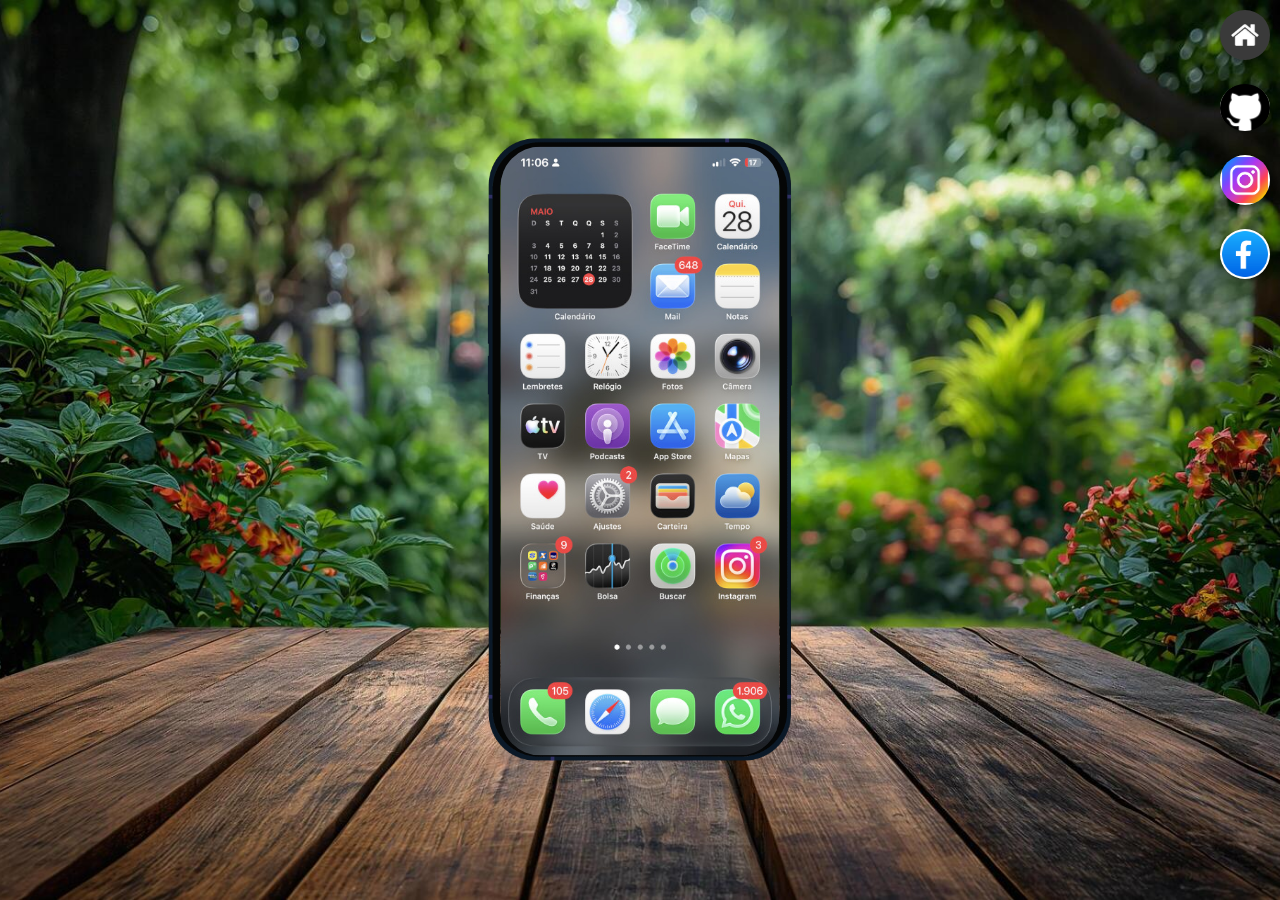
<file: index.html>
<!DOCTYPE html>
<html lang="pt-br">
<head>
    <meta charset="UTF-8">
    <meta name="viewport" content="width=device-width, initial-scale=1.0">
    <link rel="shortcut icon" href="favicon.ico" type="image/x-icon">
    <link rel="stylesheet" href="estilos/style.css">
    <title>Projeto Redes Sociais</title>
</head>
<body>
    <main>
        <section id="telefone">
            <iframe src="home.html" name="tela" id="tela"       frameborder="0">
                Seu navegador não é compatóvel com isso.
            </iframe>
        </section>
        <section id="redes-sociais">
            <a href="home.html" target="tela"><img src="imagens/logo-home.jpg" alt="Home"></a><br>
            <a href="github.html" target="tela"><img src="imagens/logo-github.png" alt="GitHub"></a><br>
            <a href="instagram.html" target="tela"><img src="imagens/instagram-logo.jpg" alt="Instagram"></a><br>
            <a href="facebook.html" target="tela"><img src="imagens/facebook-logo.jpg" alt="Facebook"></a>
        </section>
    </main>
</body>
</html>
</file>
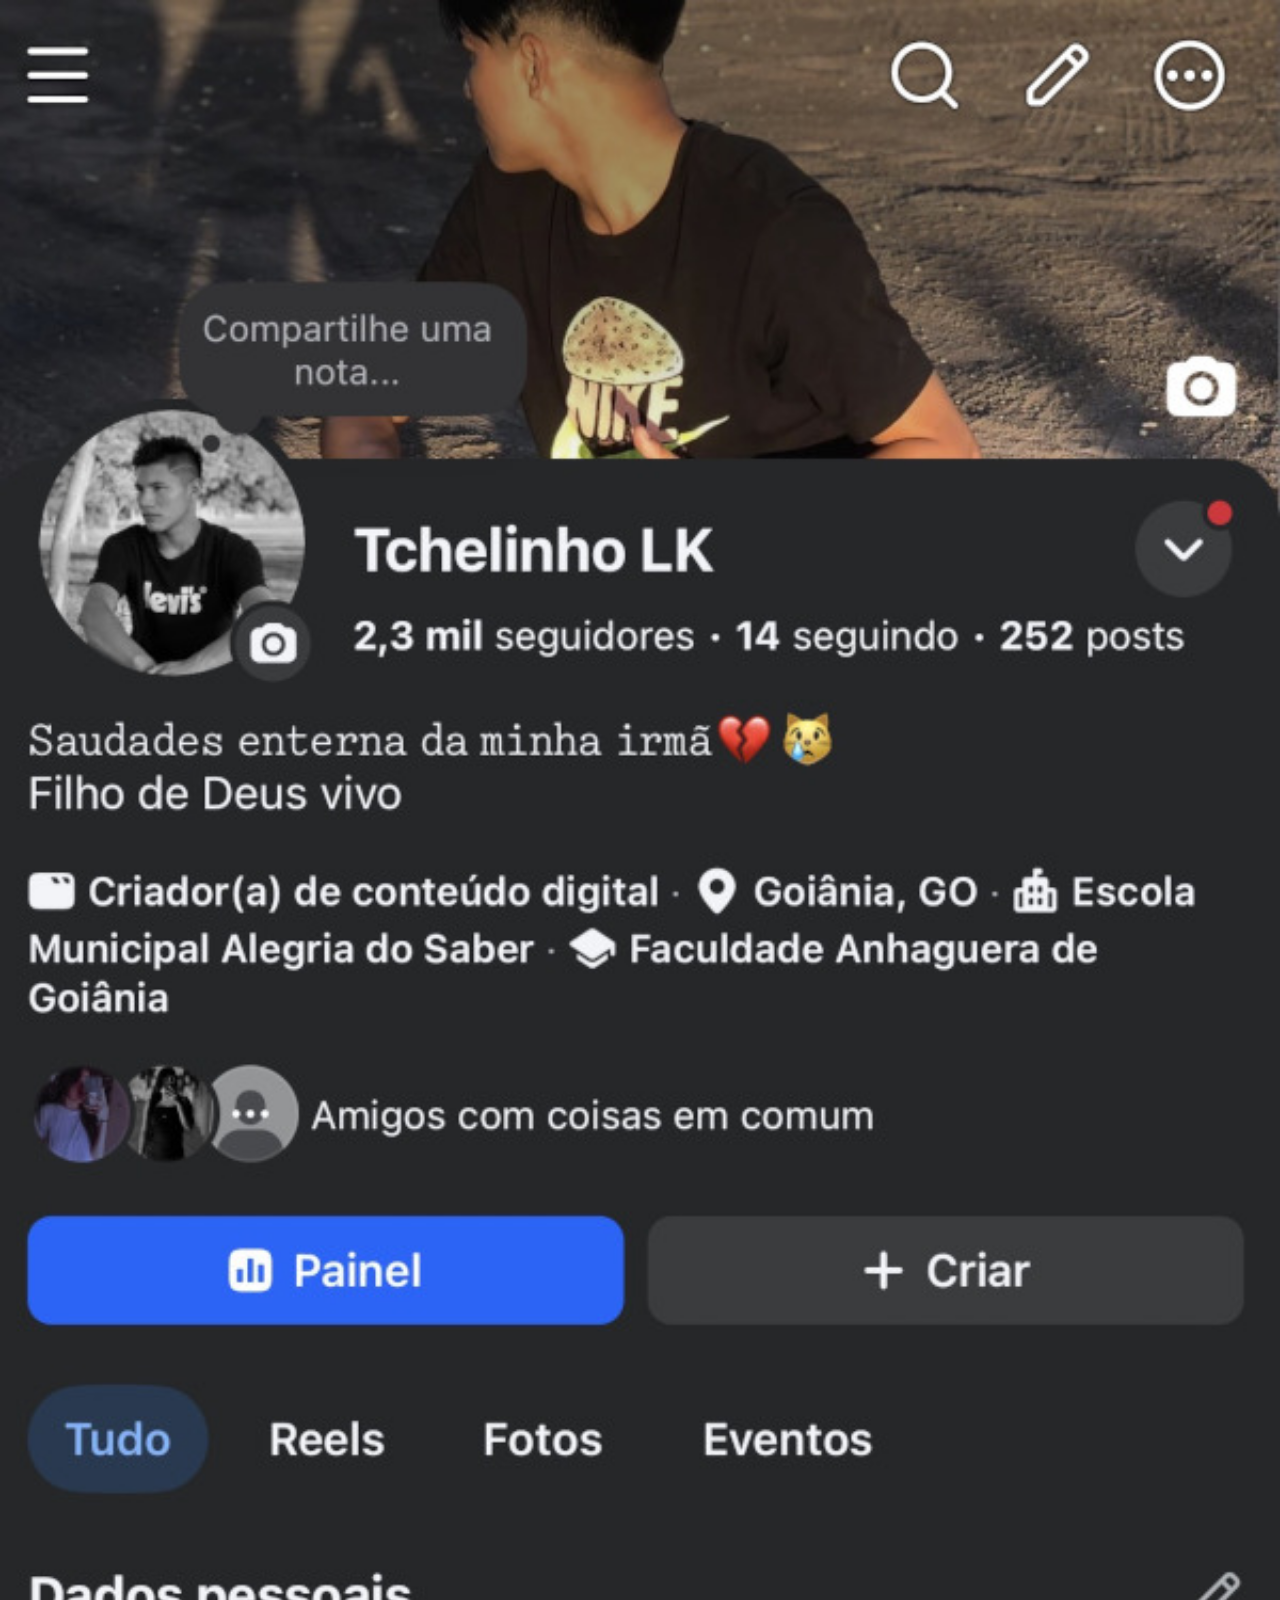
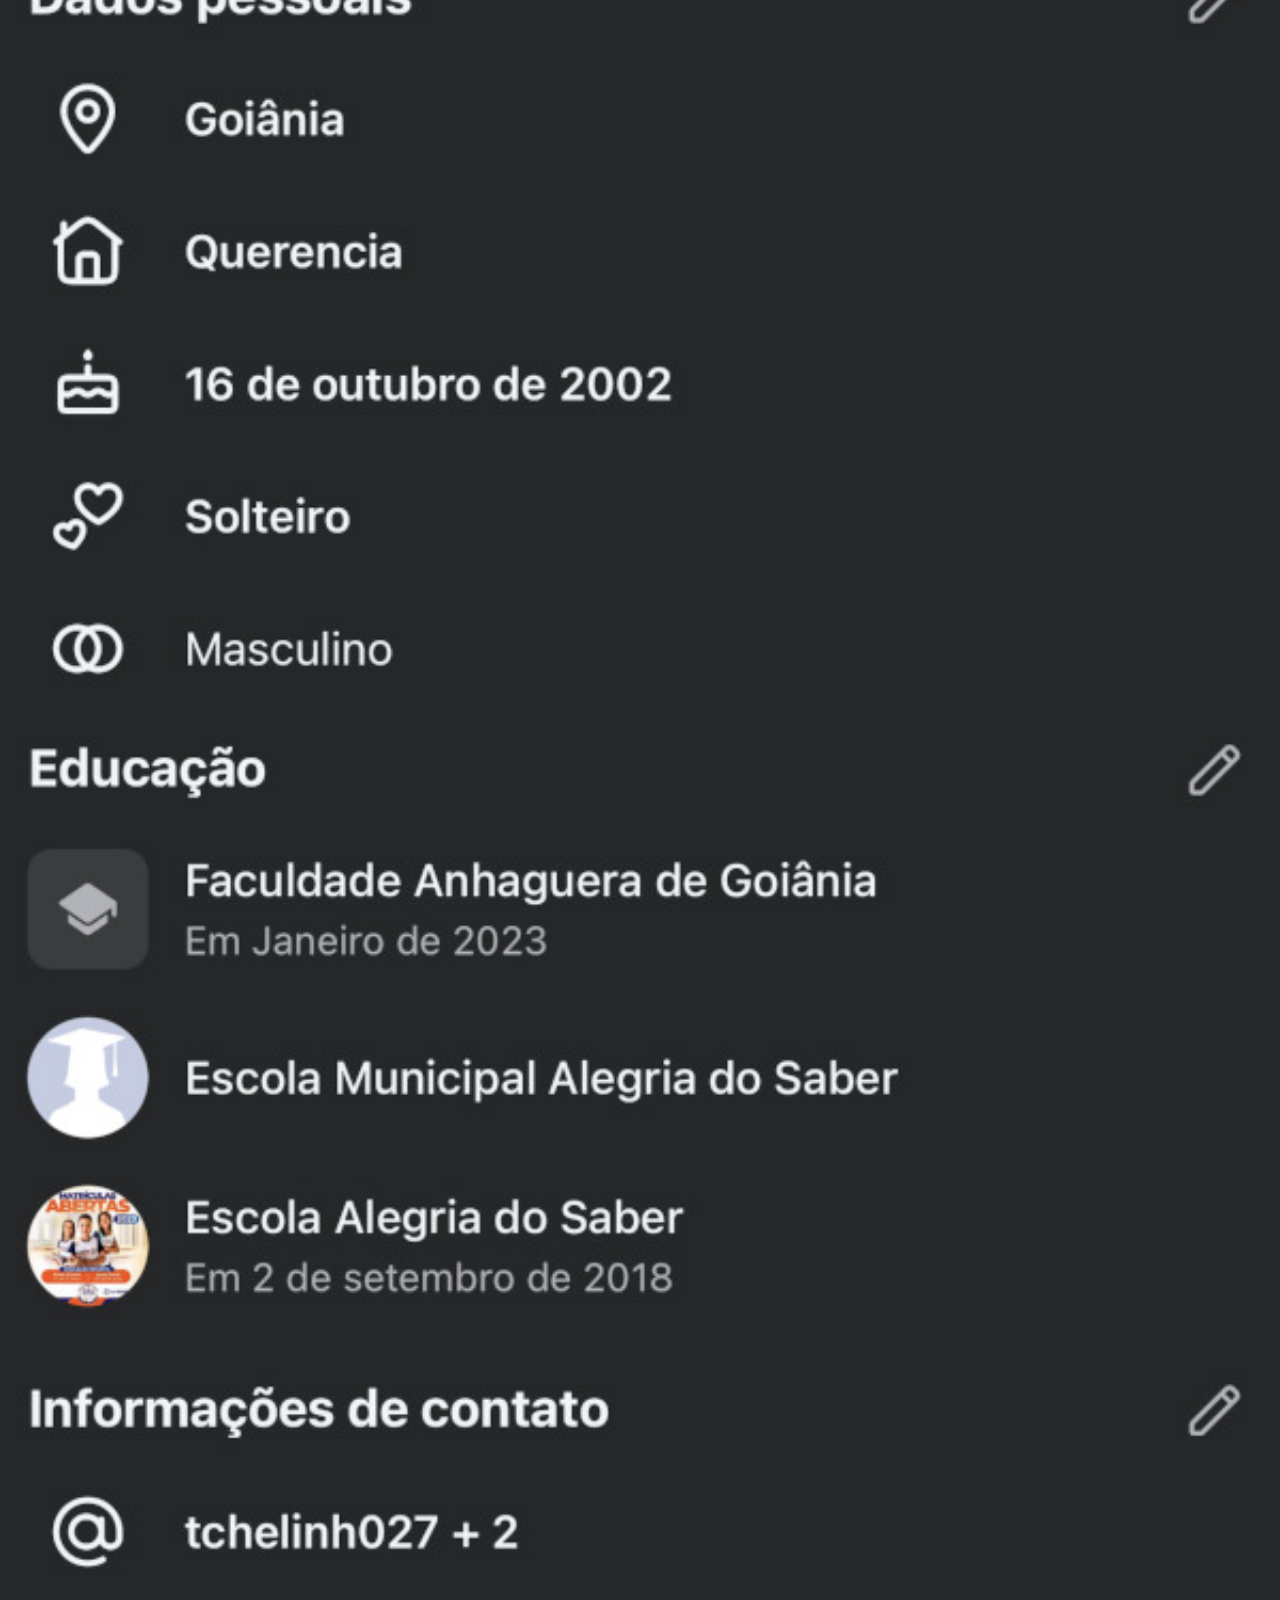
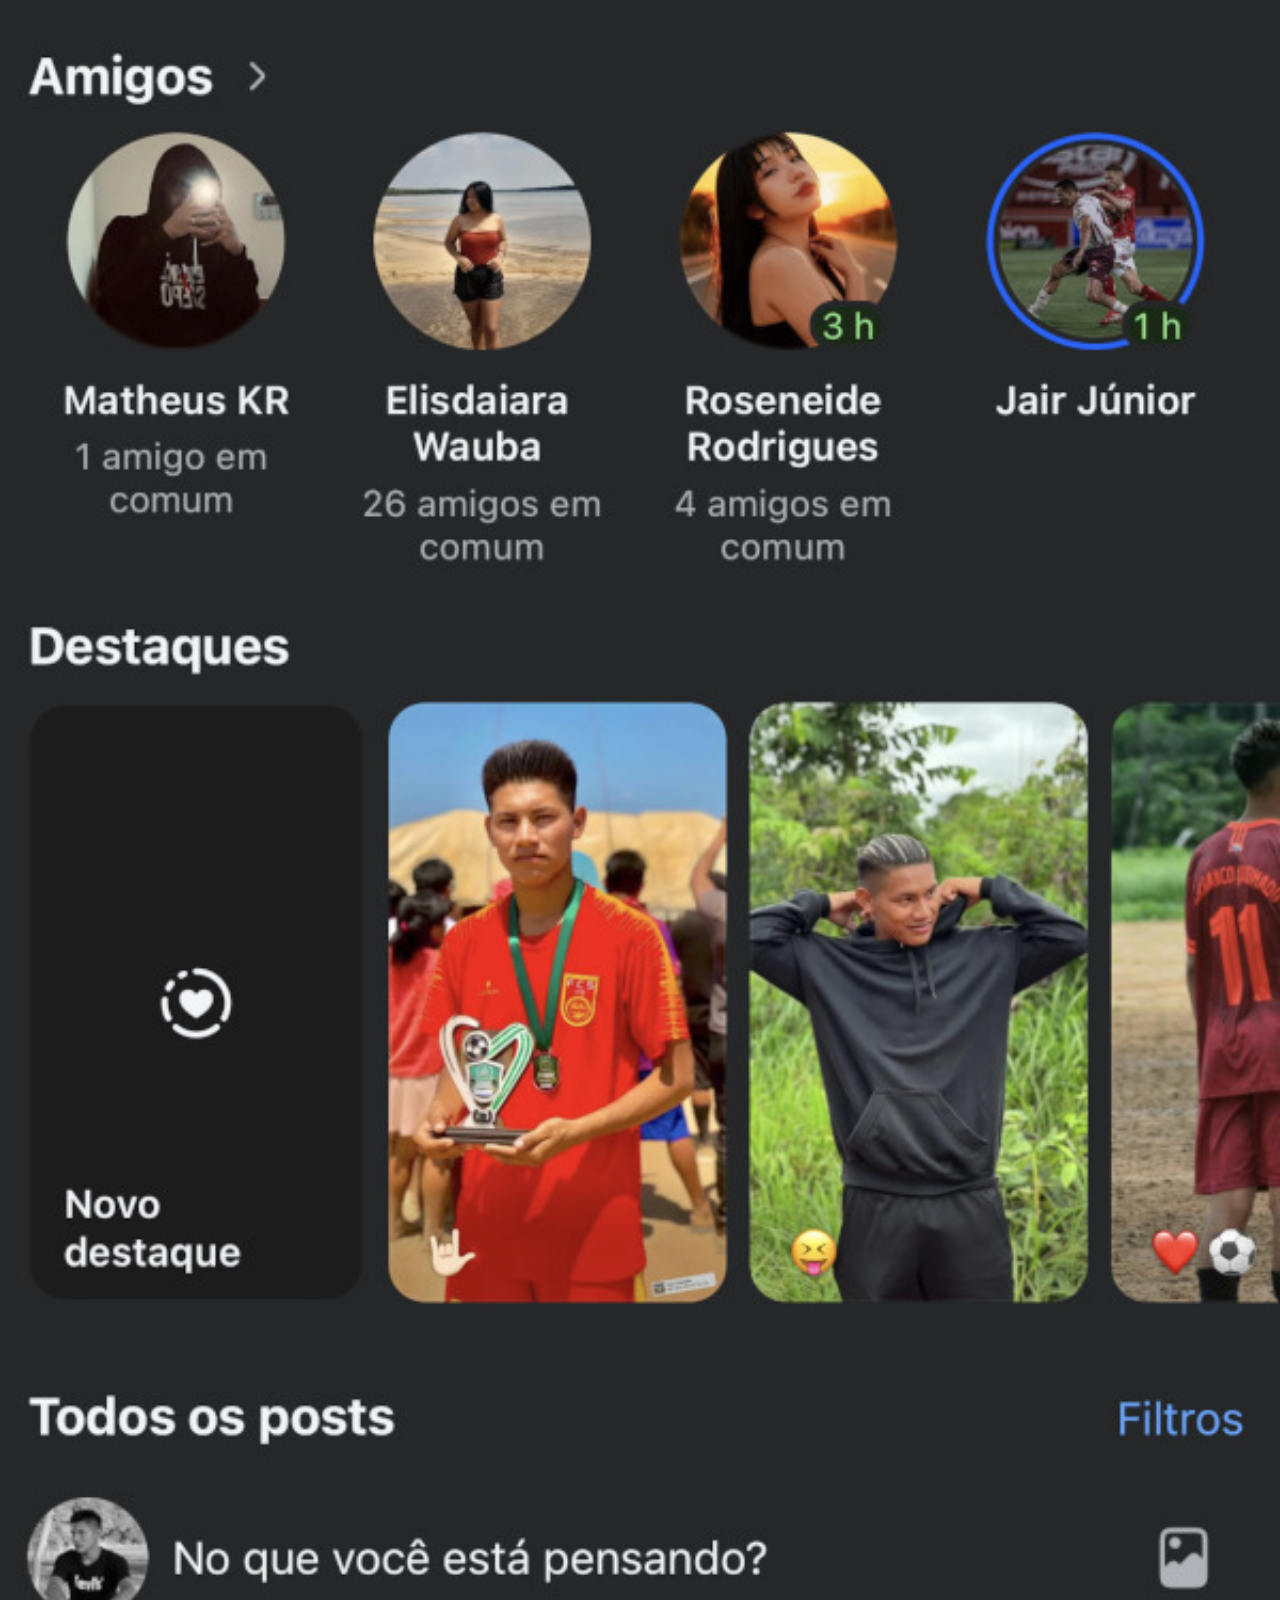
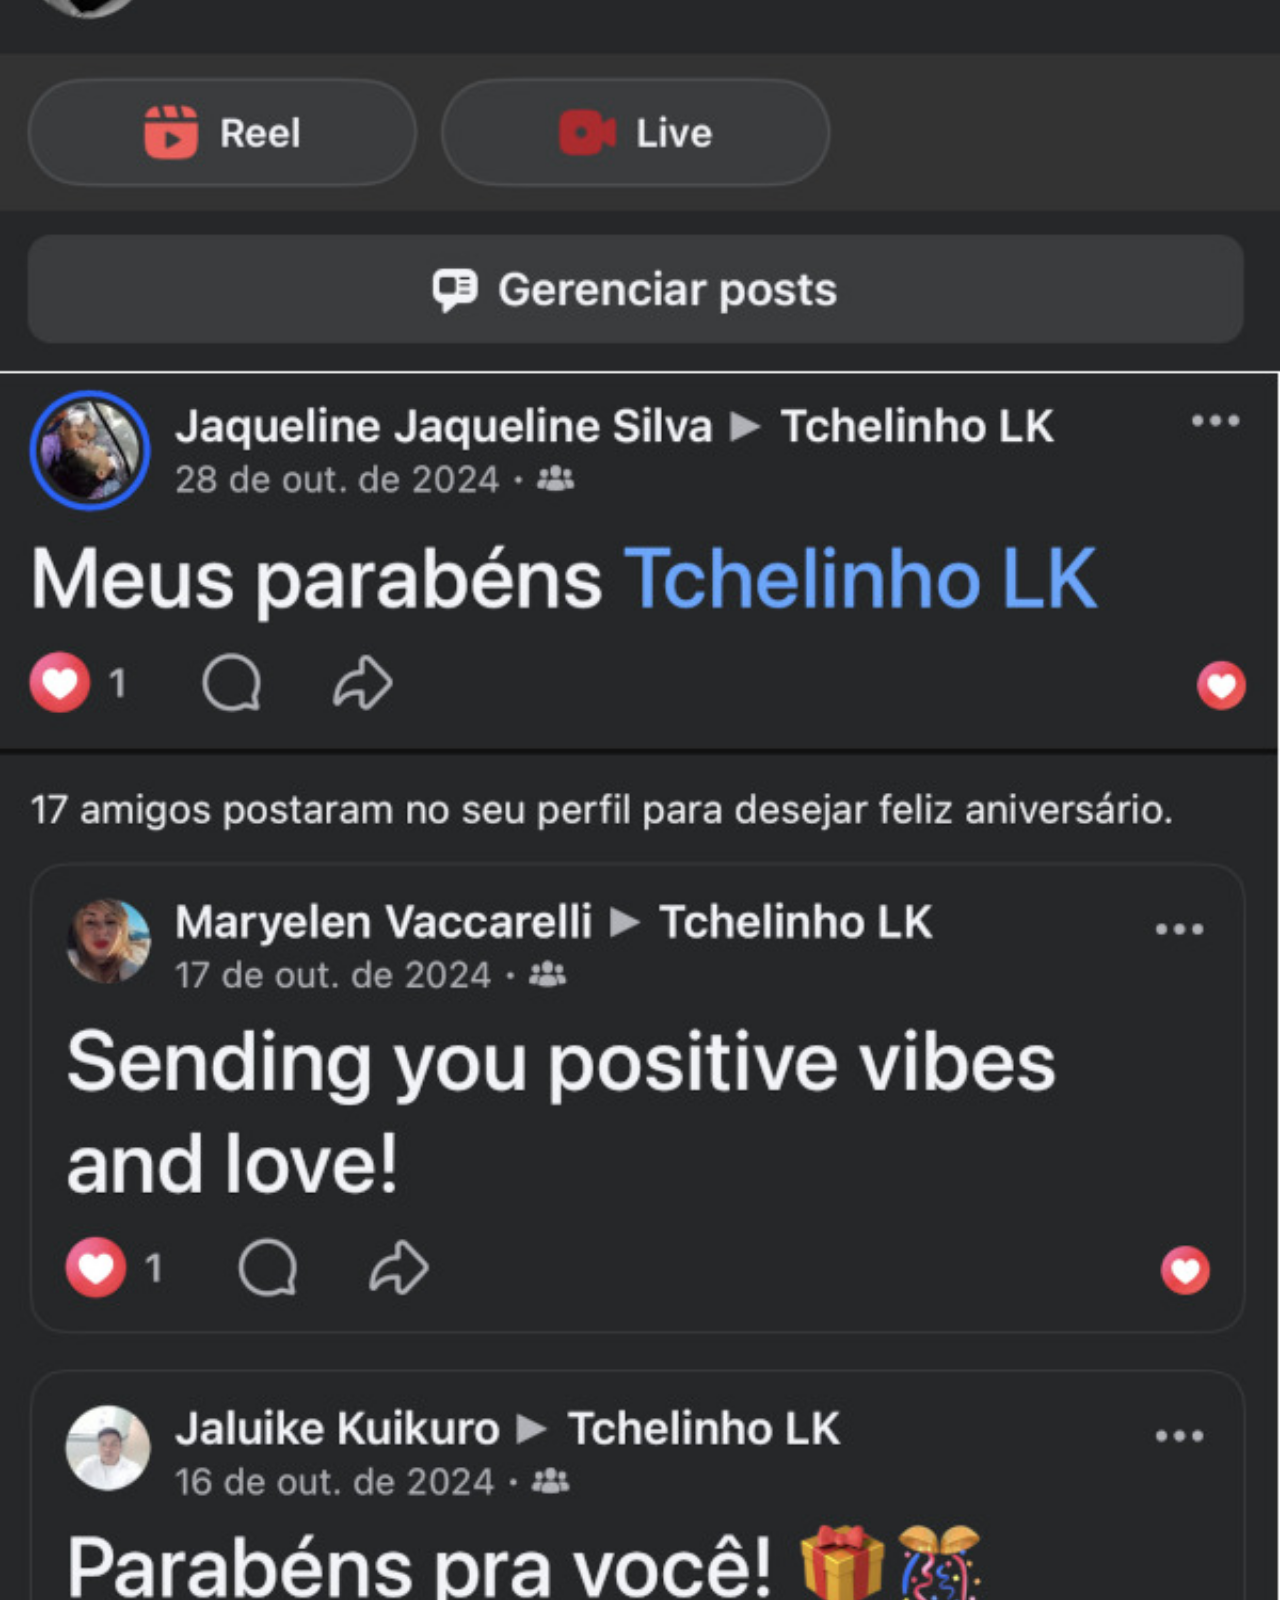
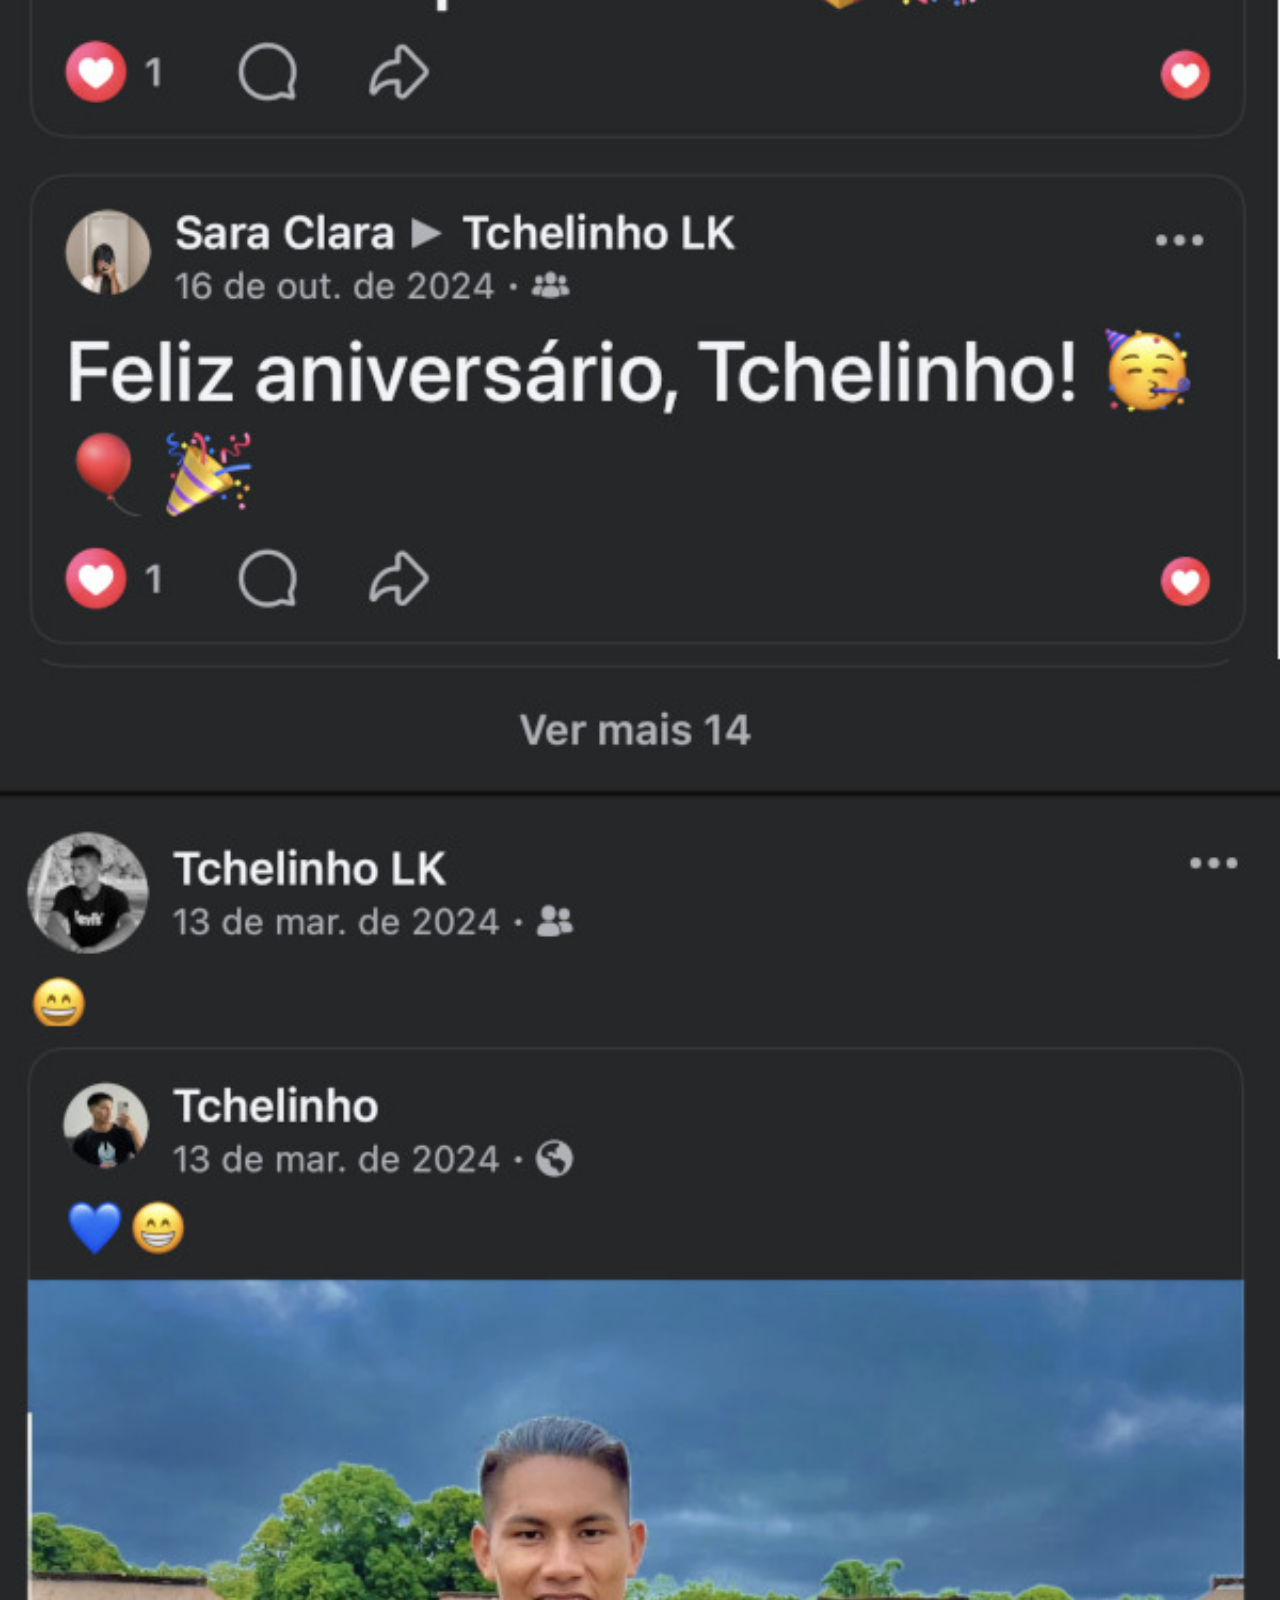
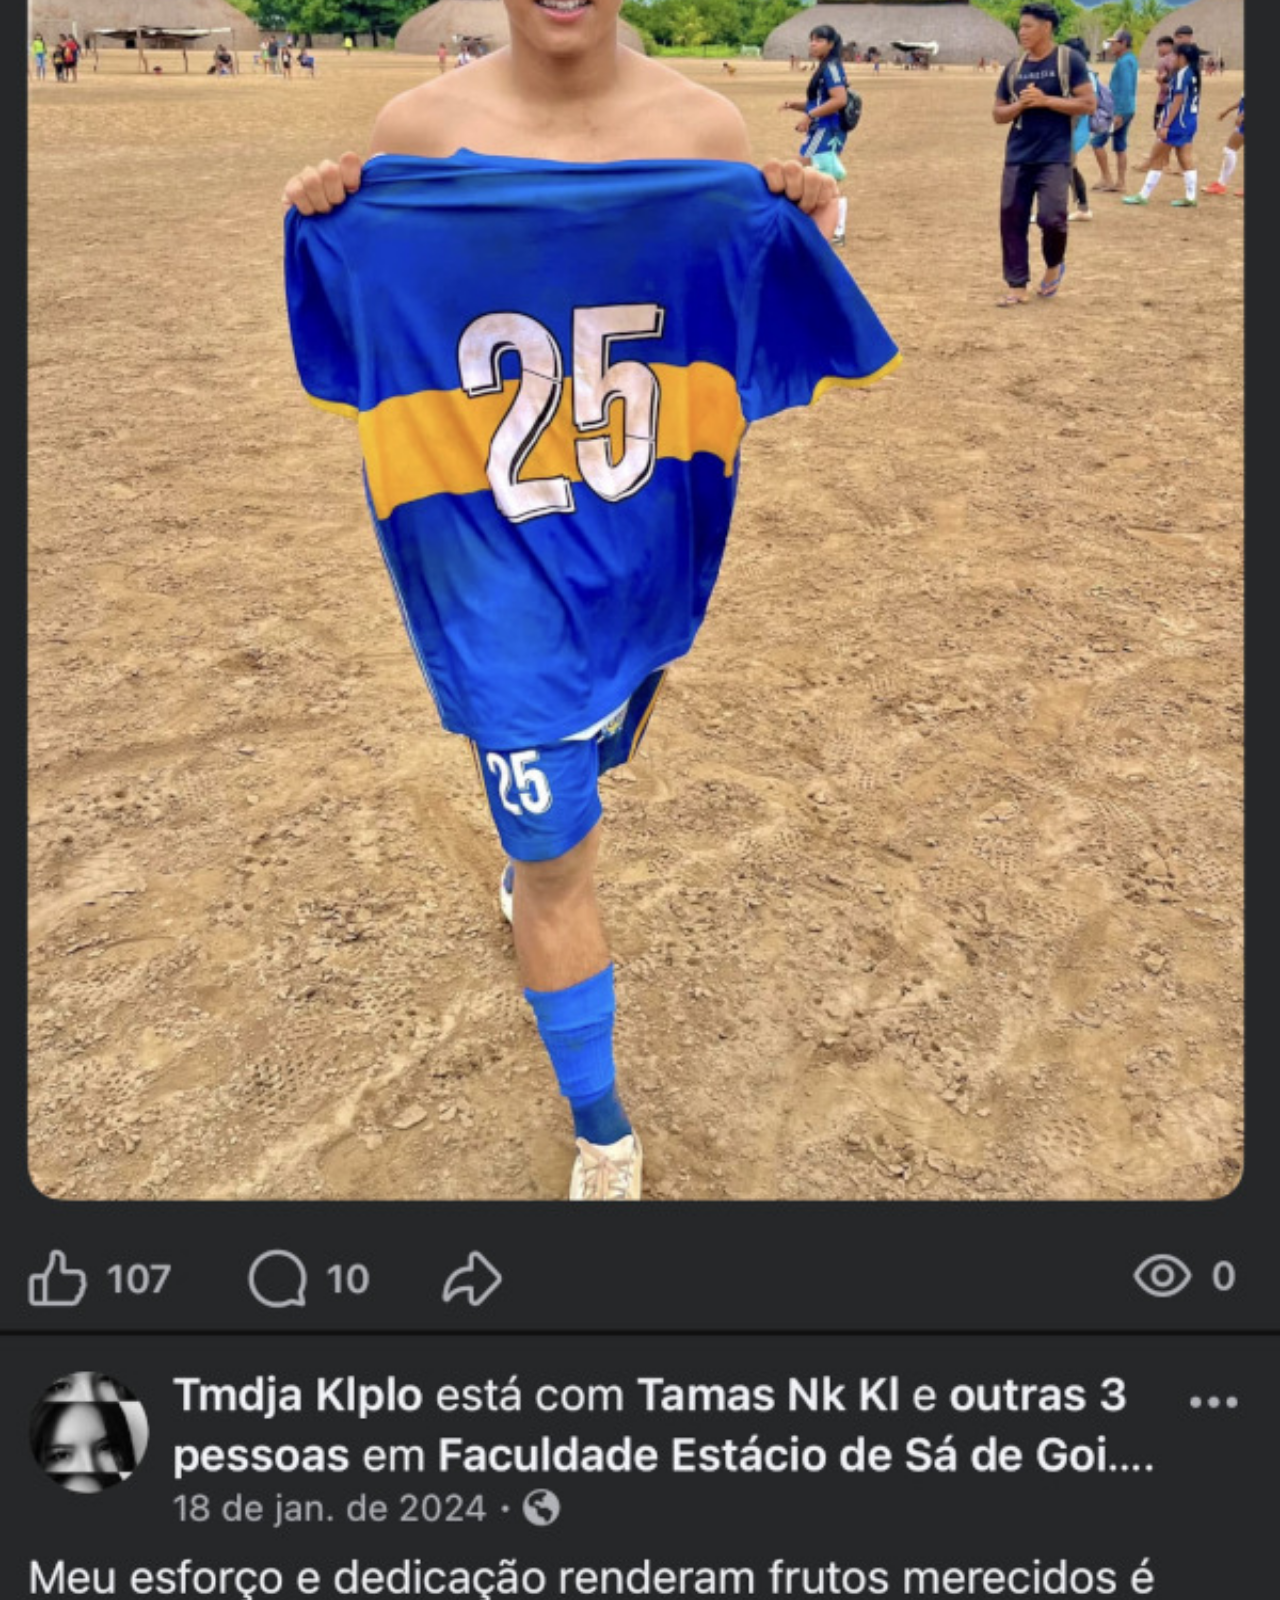
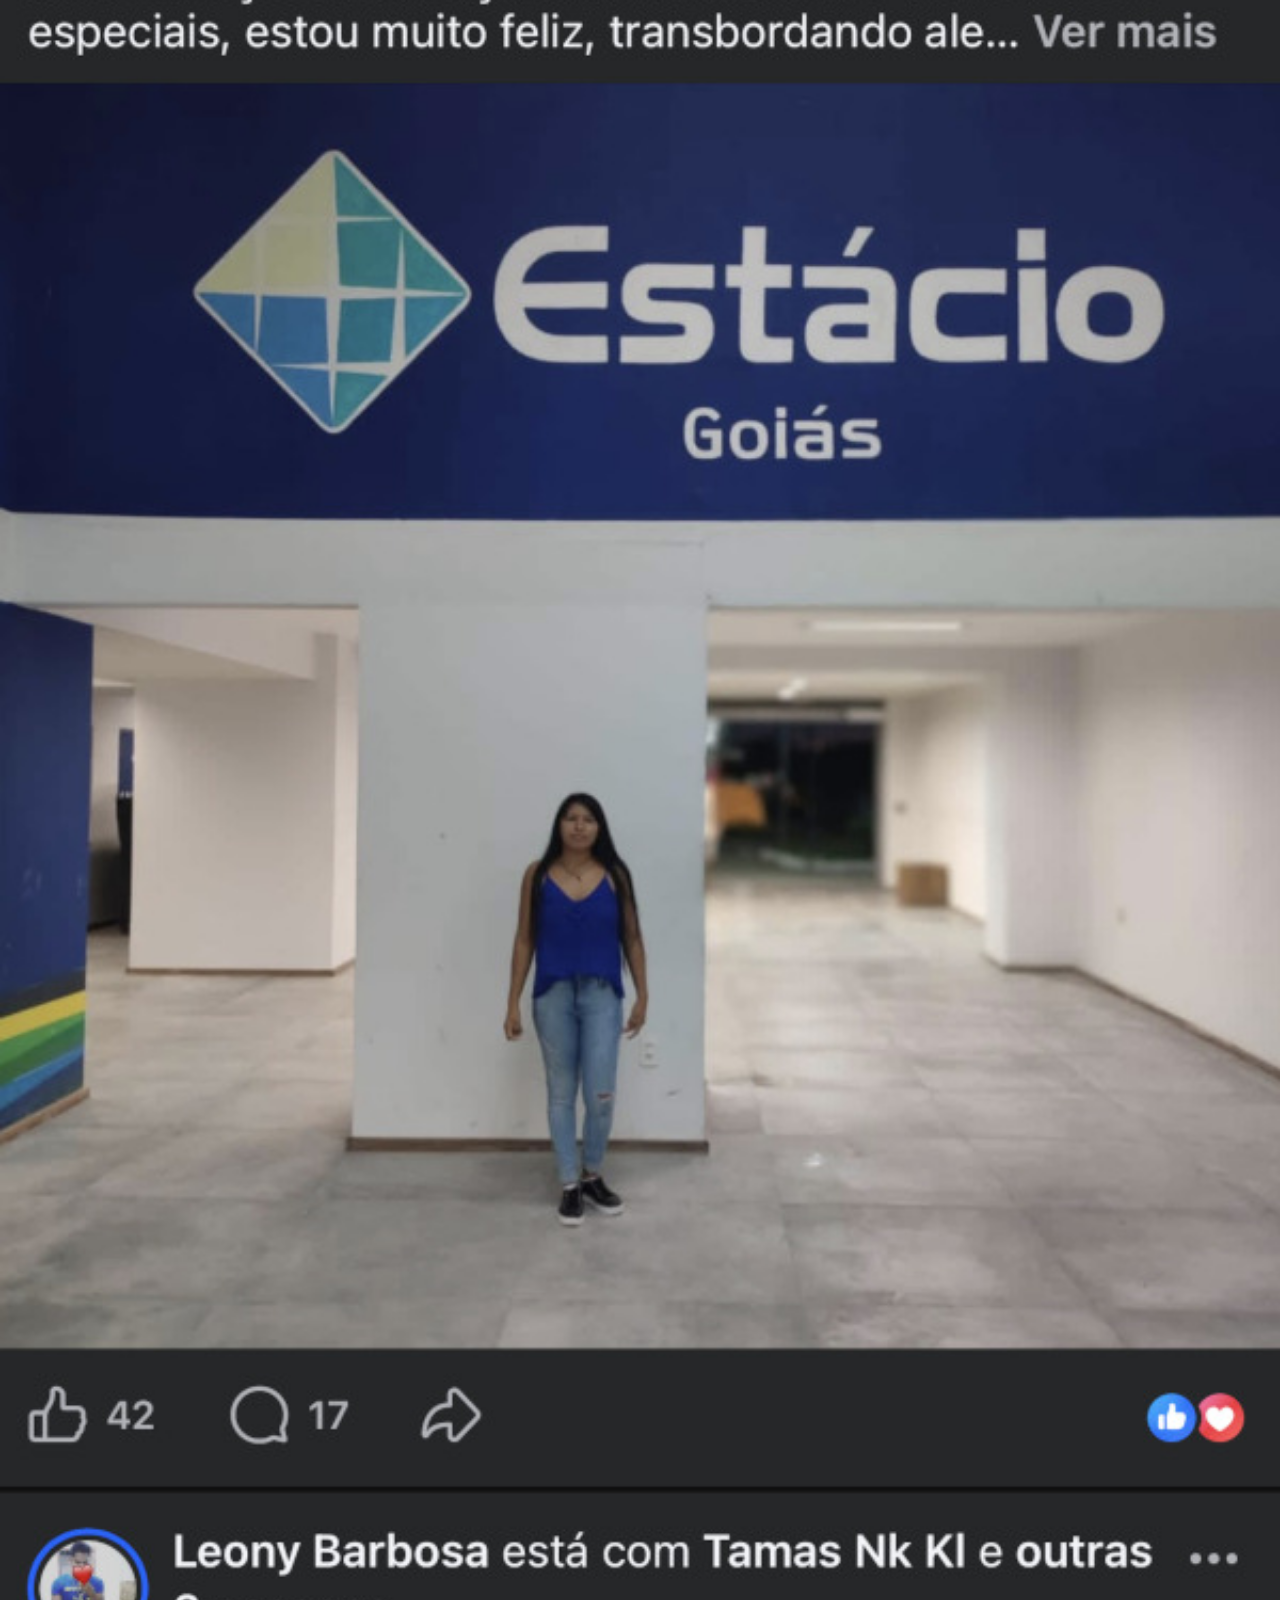
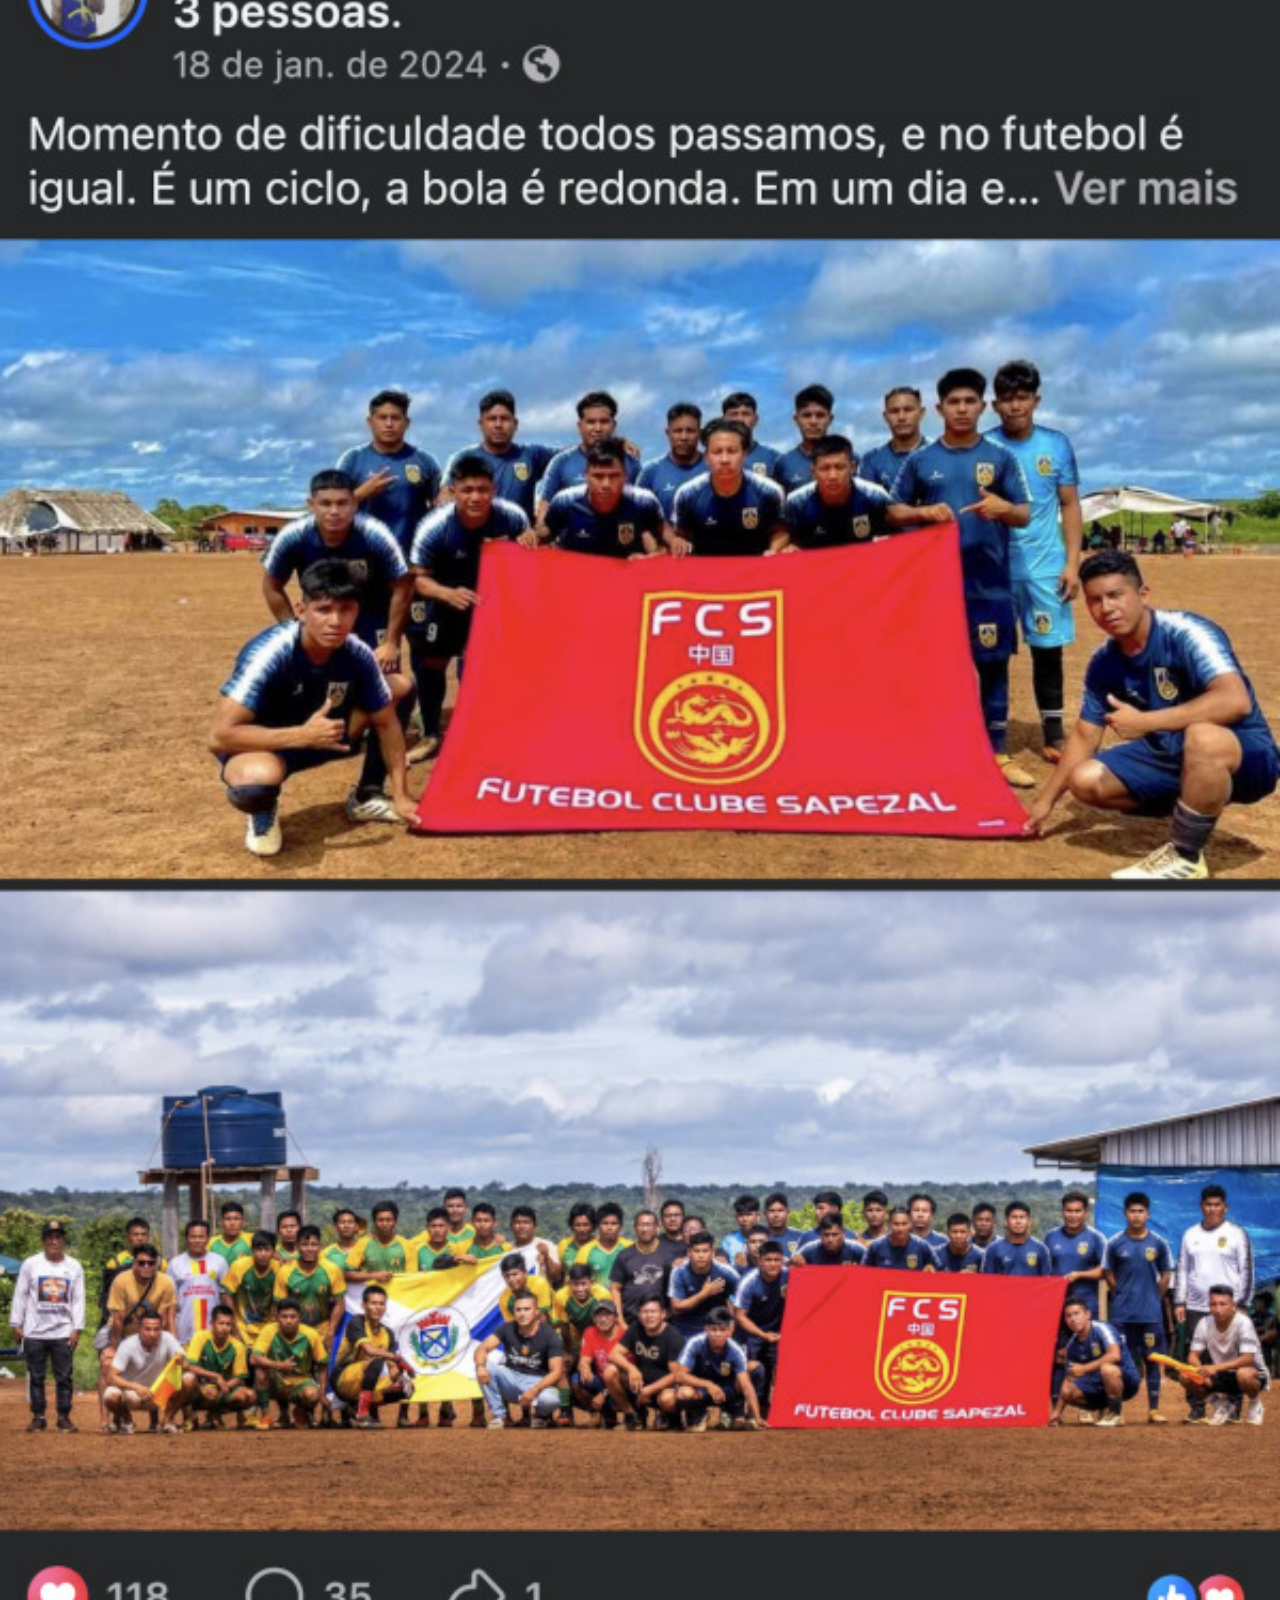
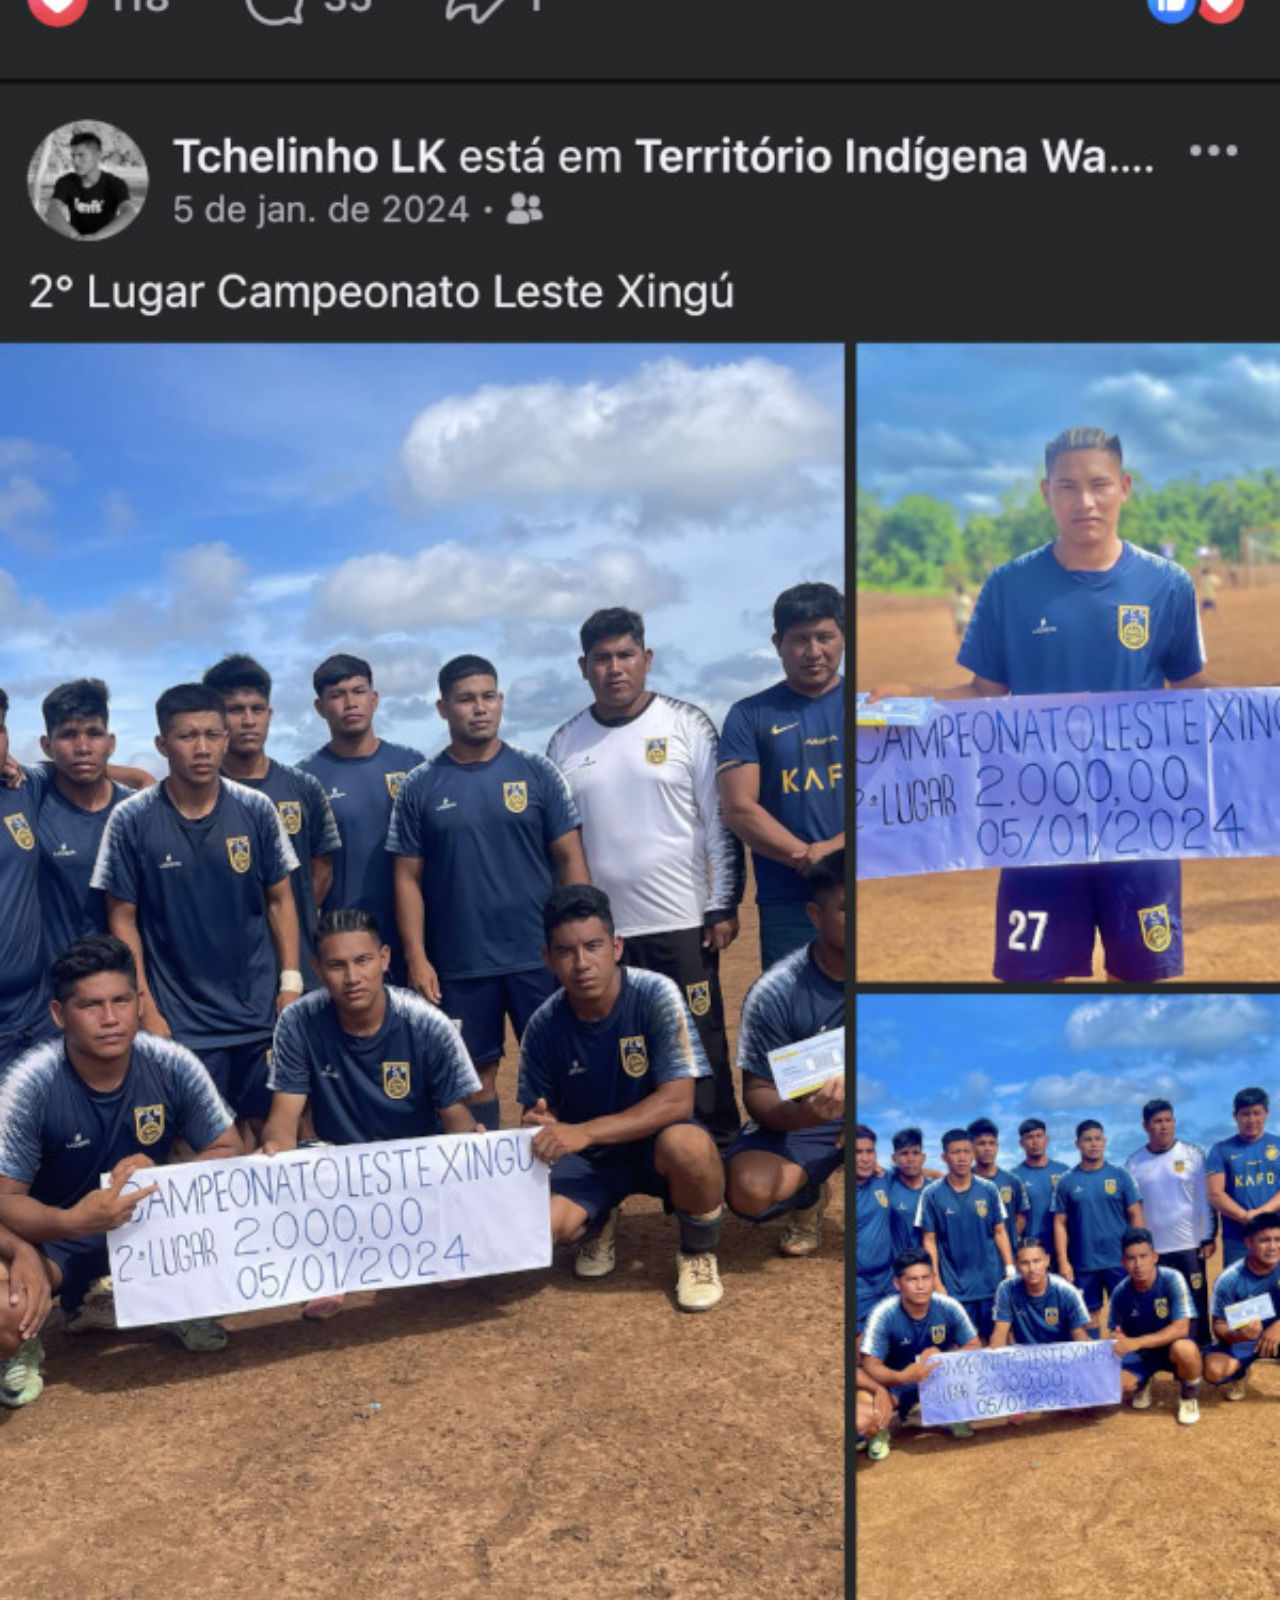
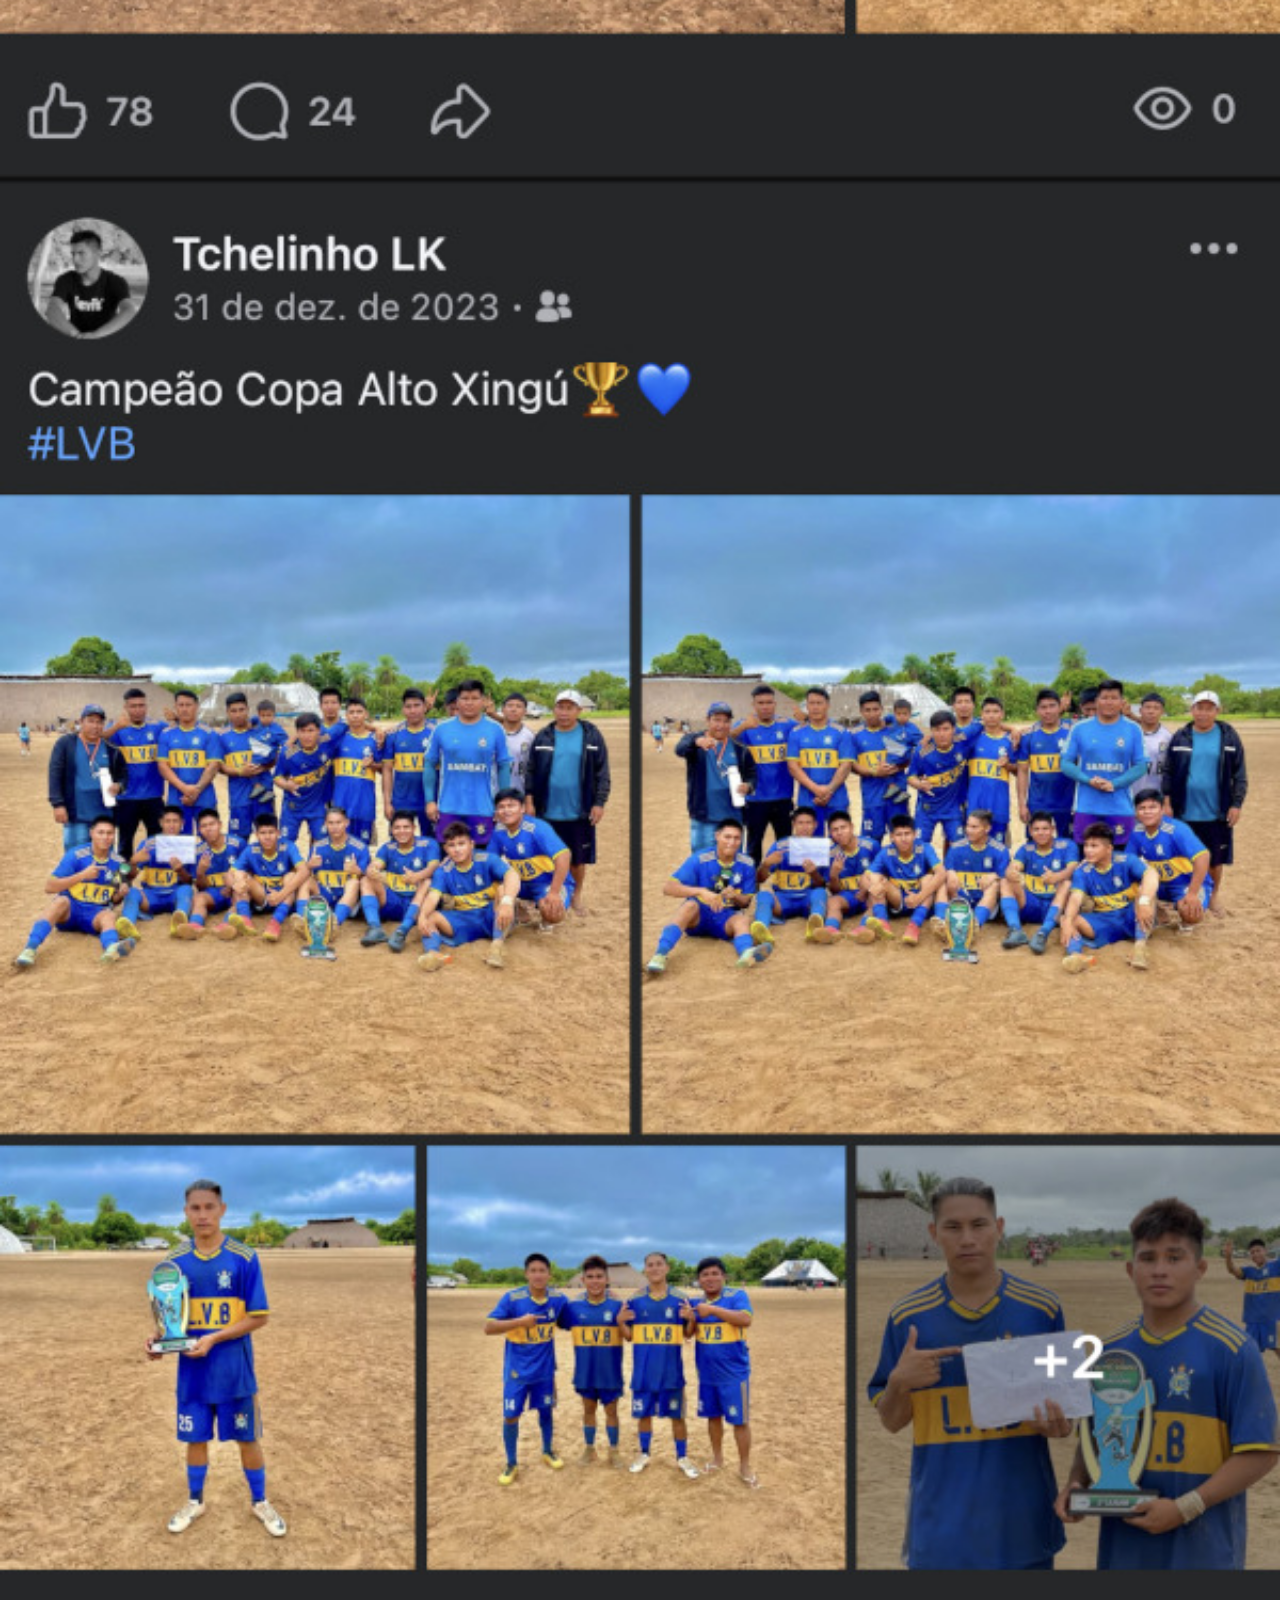
<file: facebook.html>
<!DOCTYPE html>
<html lang="pt-br">
<head>
    <meta charset="UTF-8">
    <meta name="viewport" content="width=device-width, initial-scale=1.0">
    <title>Facebook</title>
    <link rel="stylesheet" href="estilos/social.css">
</head>
<body>
    <img src="imagens/tela-facebook.jpg" alt="Facebook">
    <a href="https://www.facebook.com/tchelinhokalapalo/?locale=pt_BR">ACESSE</a>
</body>
</html>
</file>
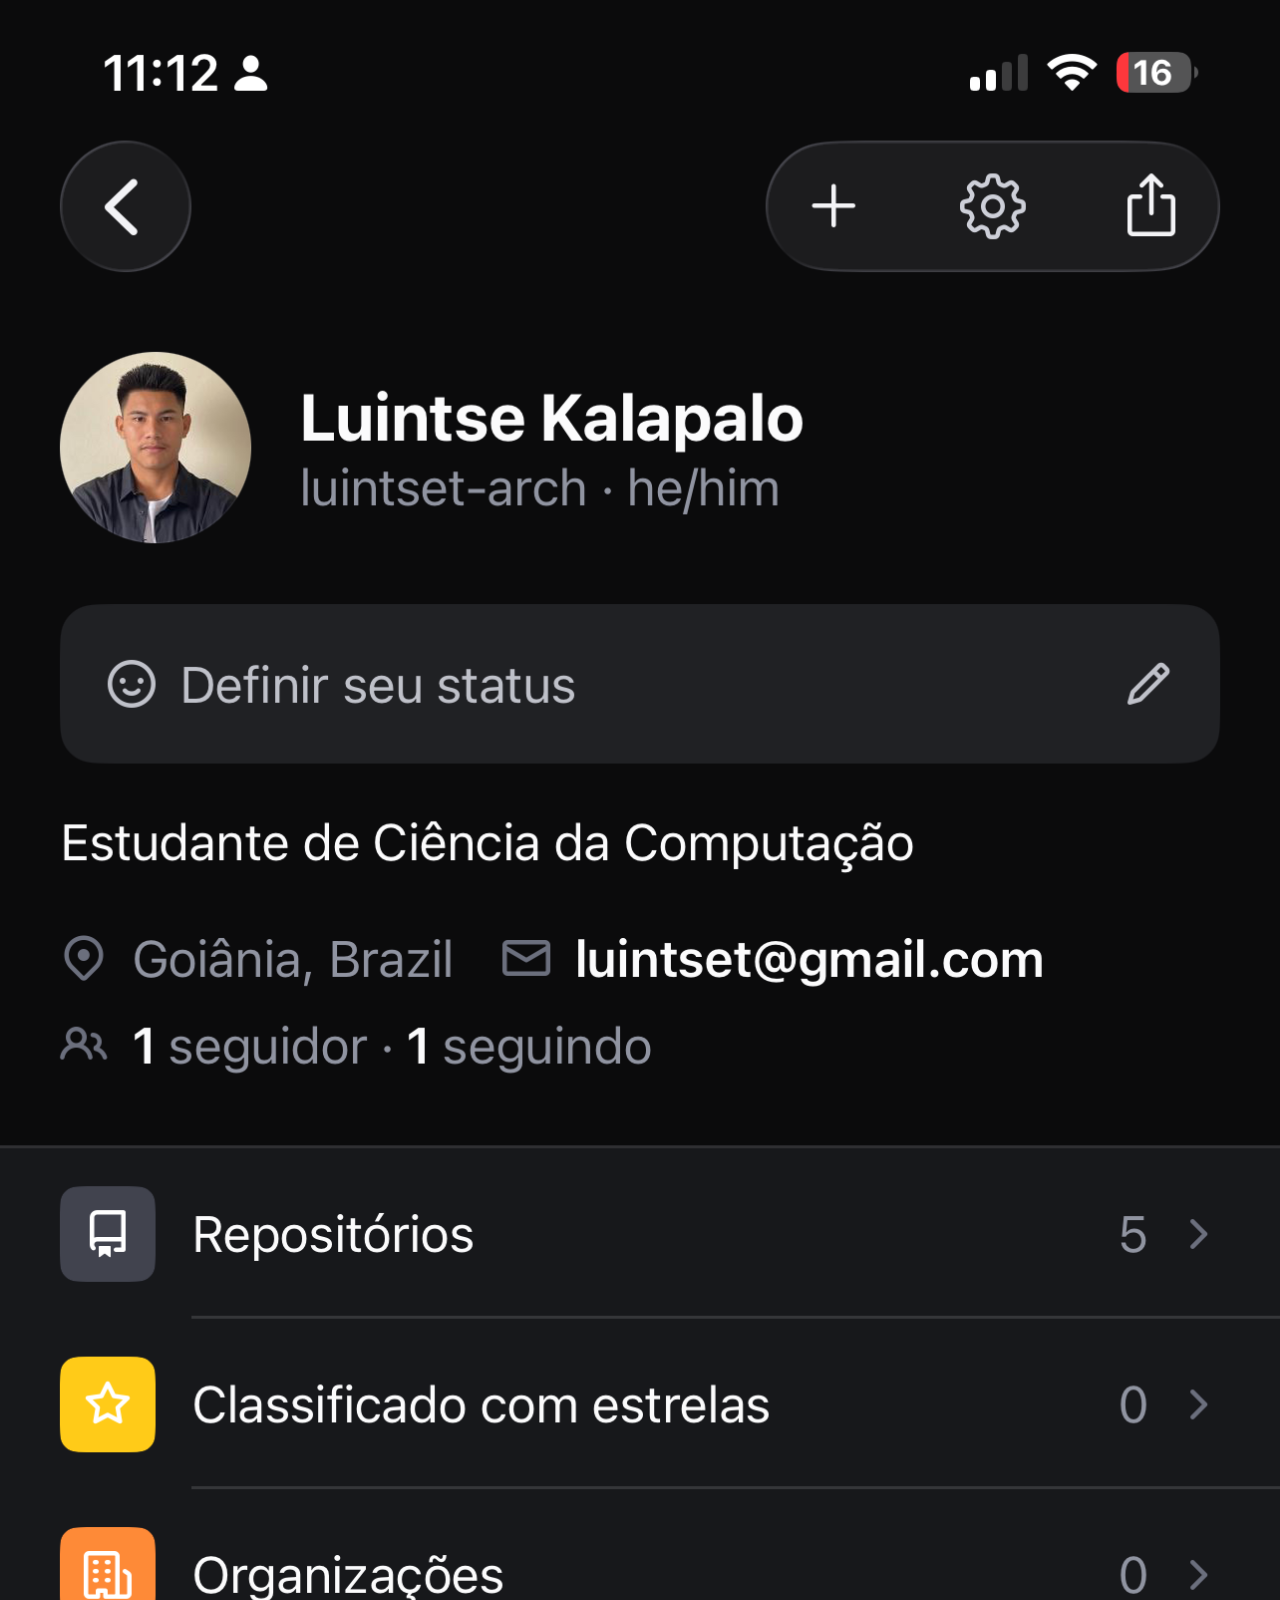
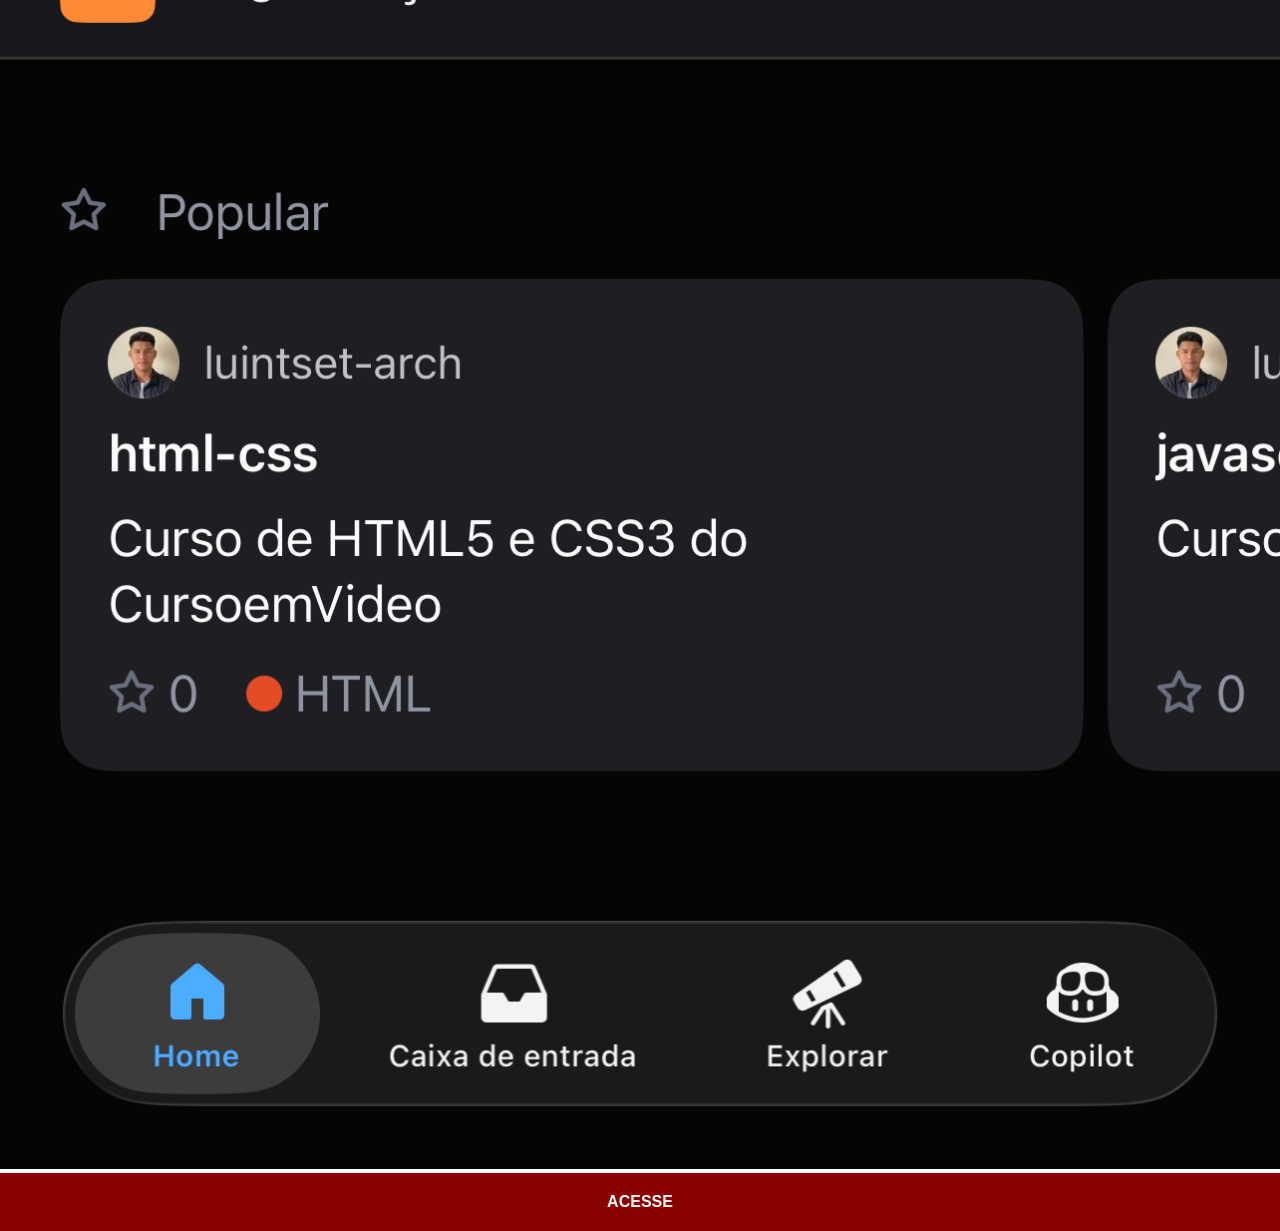
<file: github.html>
<!DOCTYPE html>
<html lang="pt-br">
<head>
    <meta charset="UTF-8">
    <meta name="viewport" content="width=device-width, initial-scale=1.0">
    <title>GitHub</title>
    <link rel="stylesheet" href="estilos/social.css">
</head>
<body>
    <img src="imagens/tela-github.PNG" alt="GitHub">
    <a href="https://github.com/luintset-arch" target="_blank">ACESSE</a>
</body>
</html>
</file>
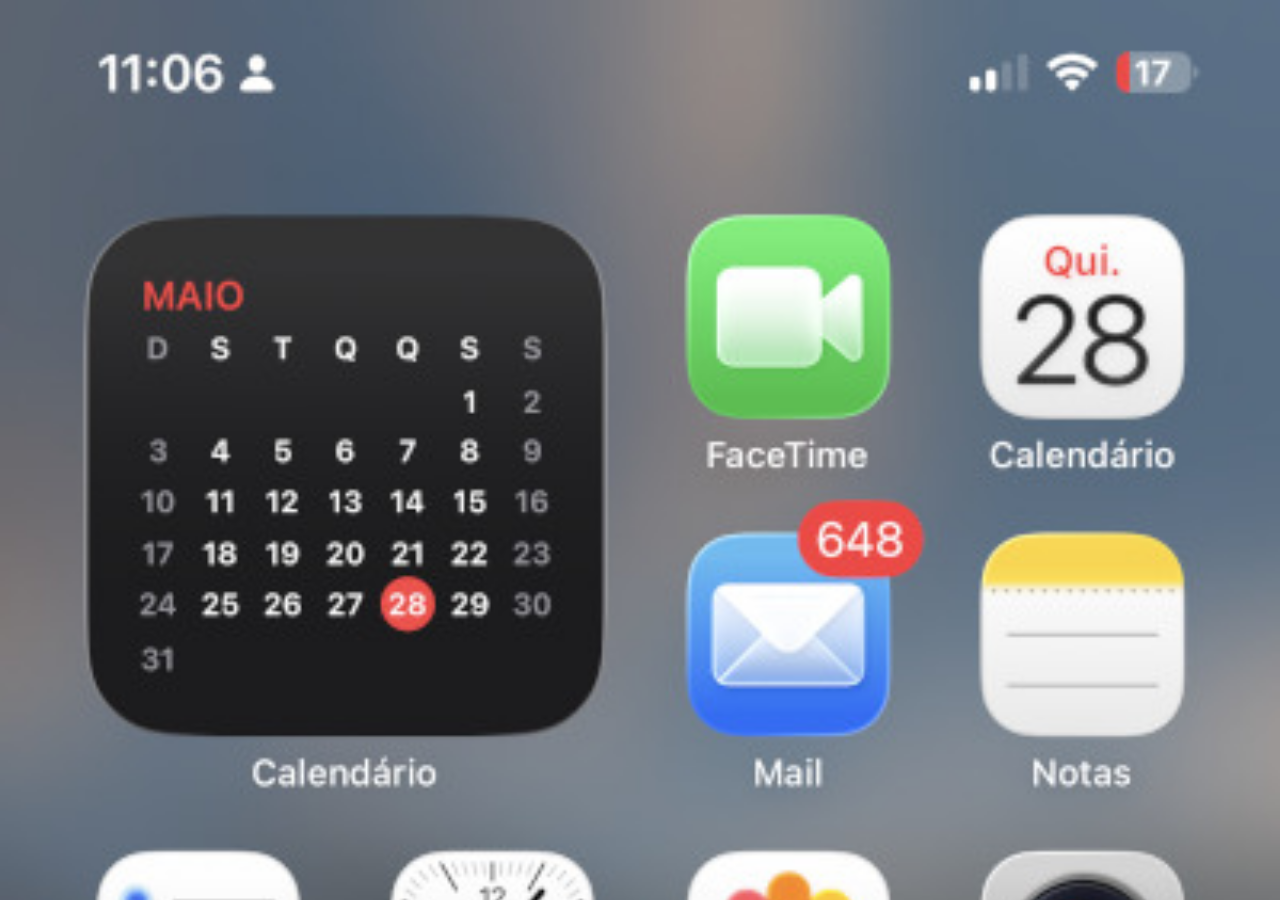
<file: home.html>
<!DOCTYPE html>
<html lang="pt-br">
<head>
    <meta charset="UTF-8">
    <meta name="viewport" content="width=device-width, initial-scale=1.0">
    <title>Home</title>
</head>
<style>
    * {
        margin: 0px;
        padding: 0px;
    }

    body {
        width: 100vw;
        height: 100vh;
        background: black url('imagens/tela-home.JPG') no-repeat top center;
        background-size: cover;
    }
</style>
<body>
    
</body>
</html>
</file>
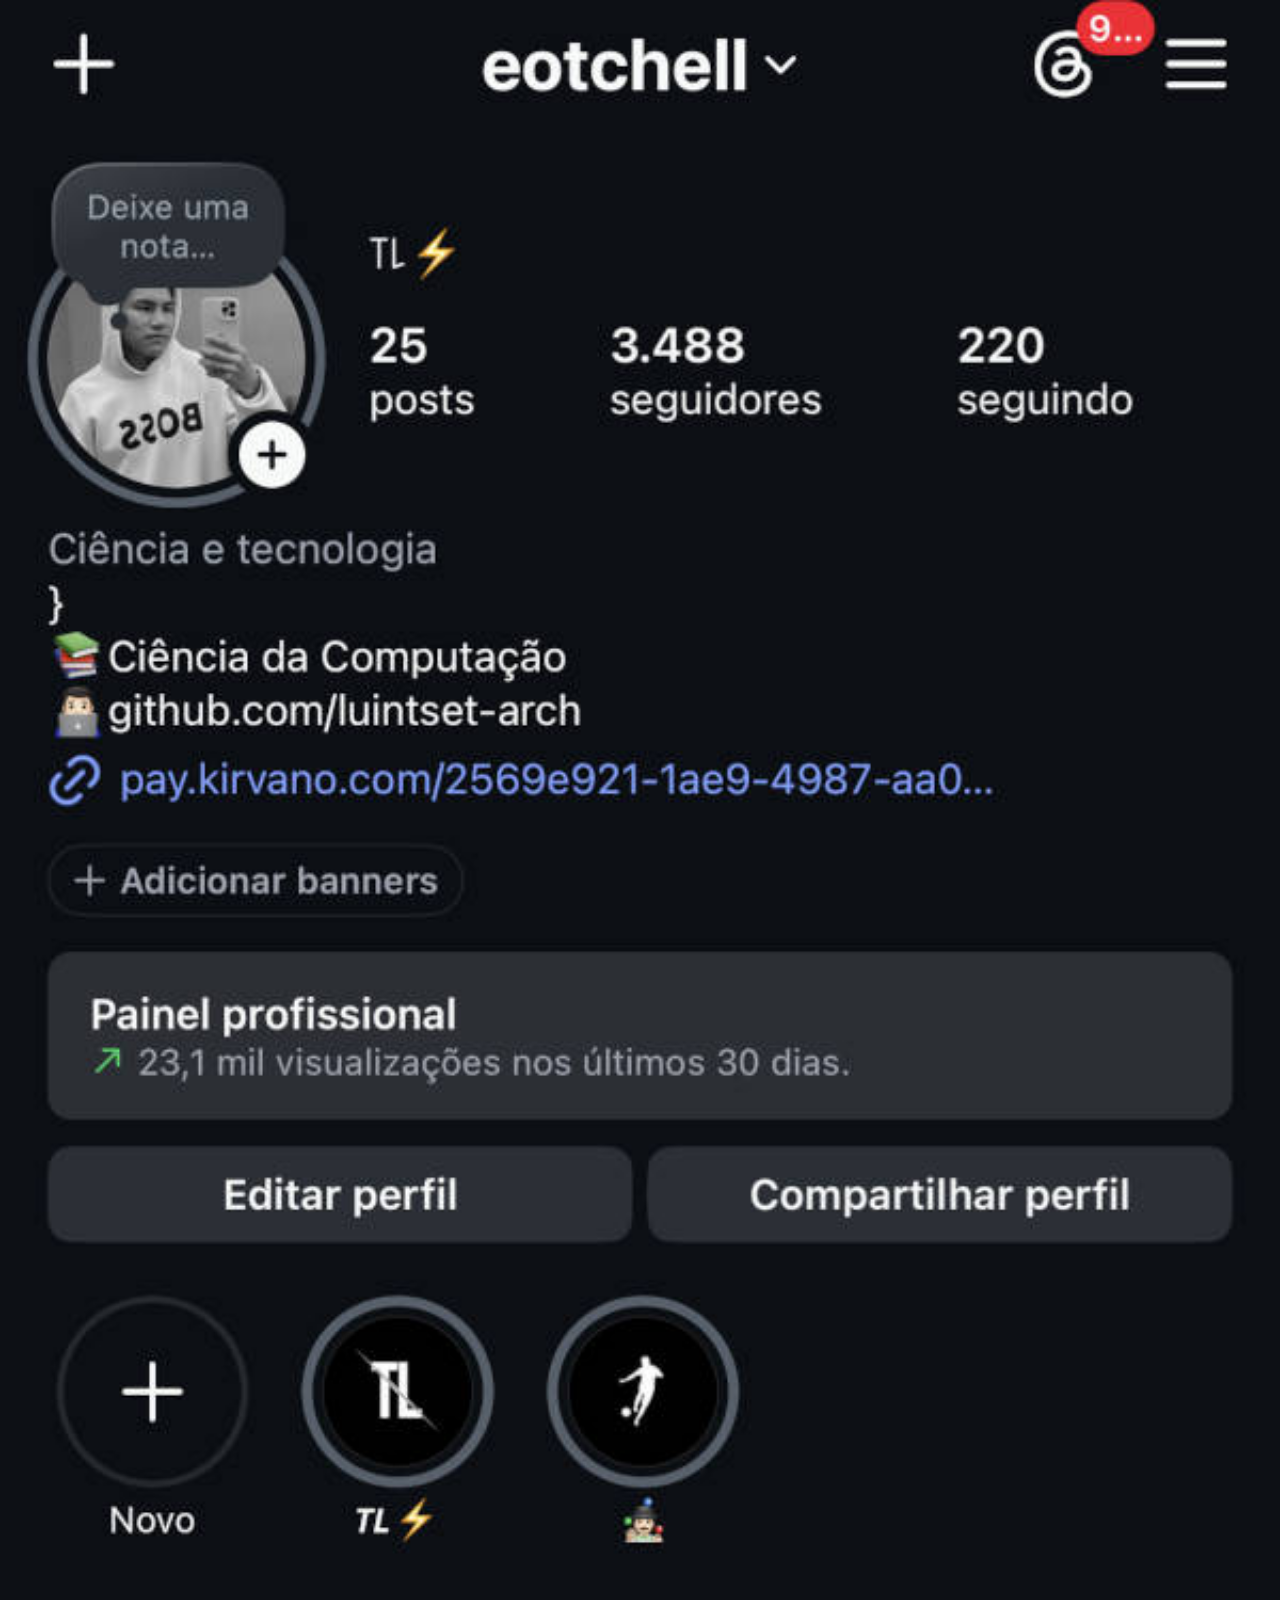
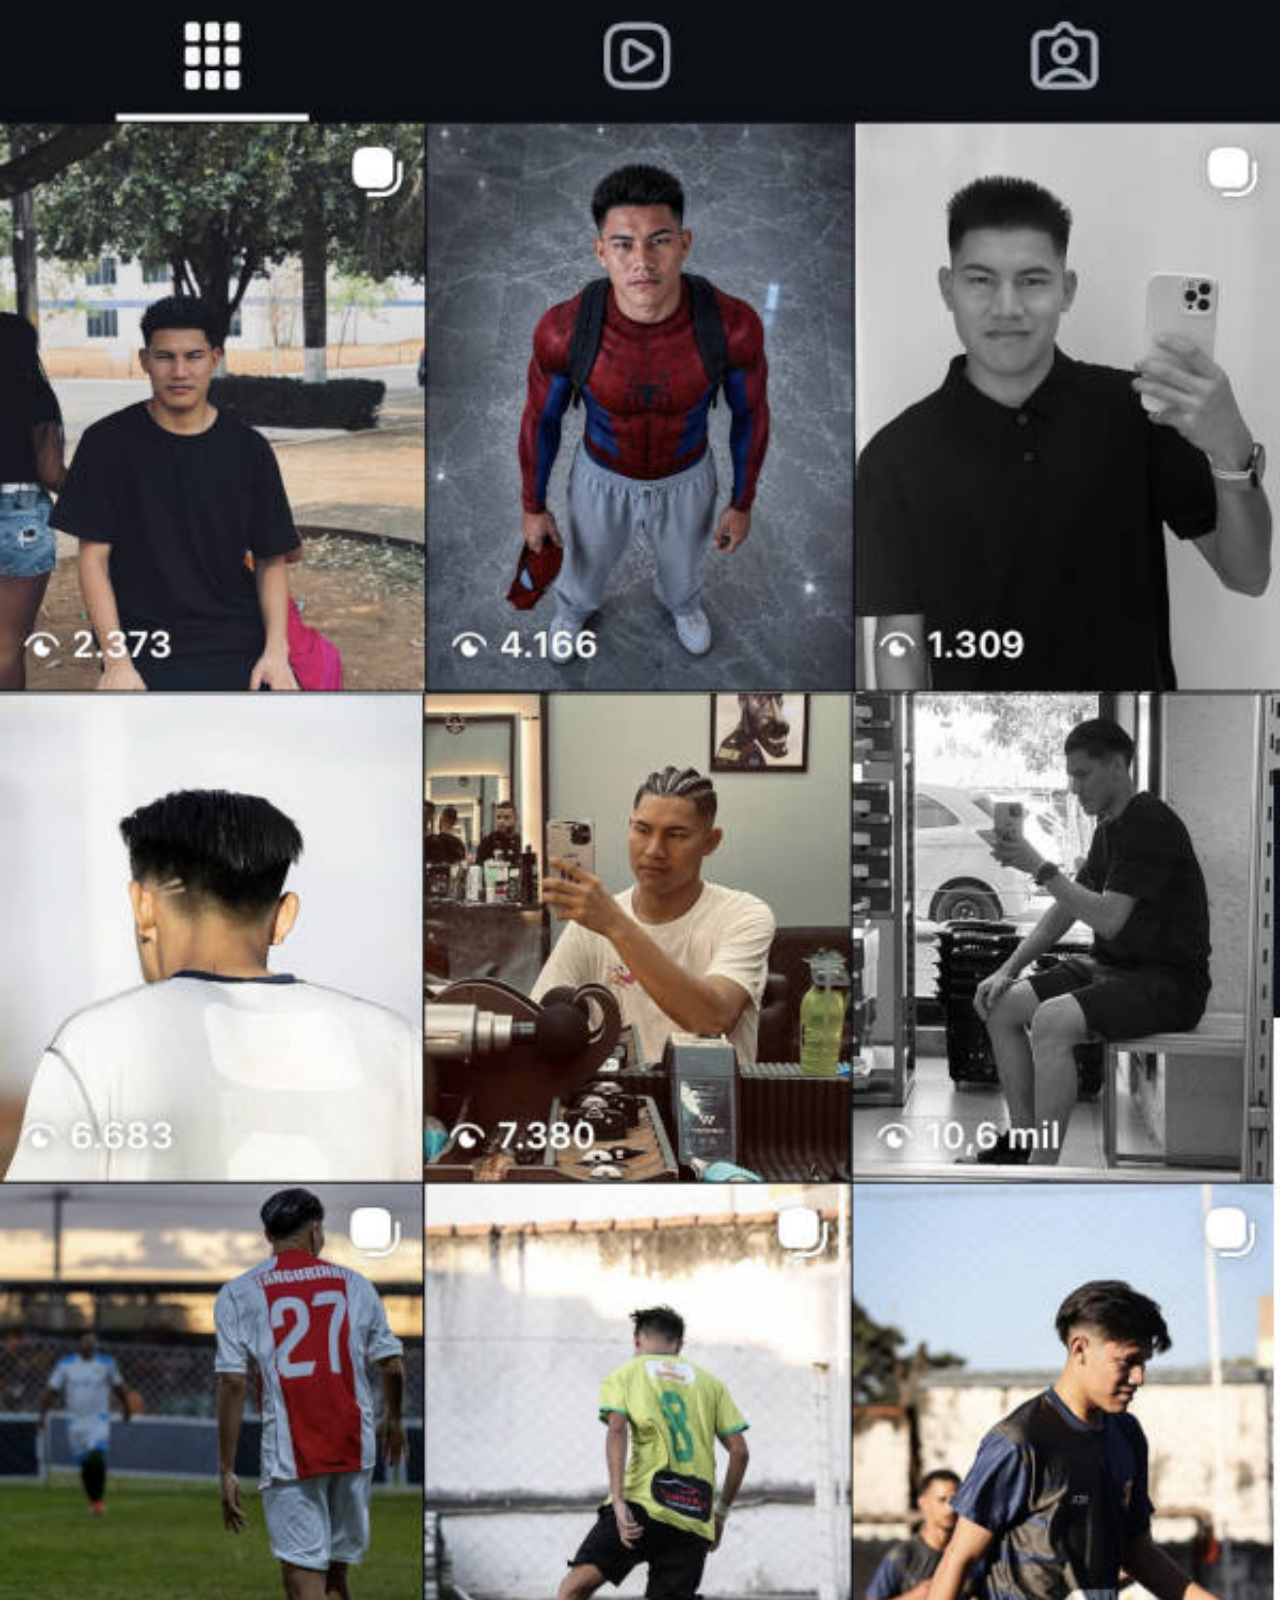
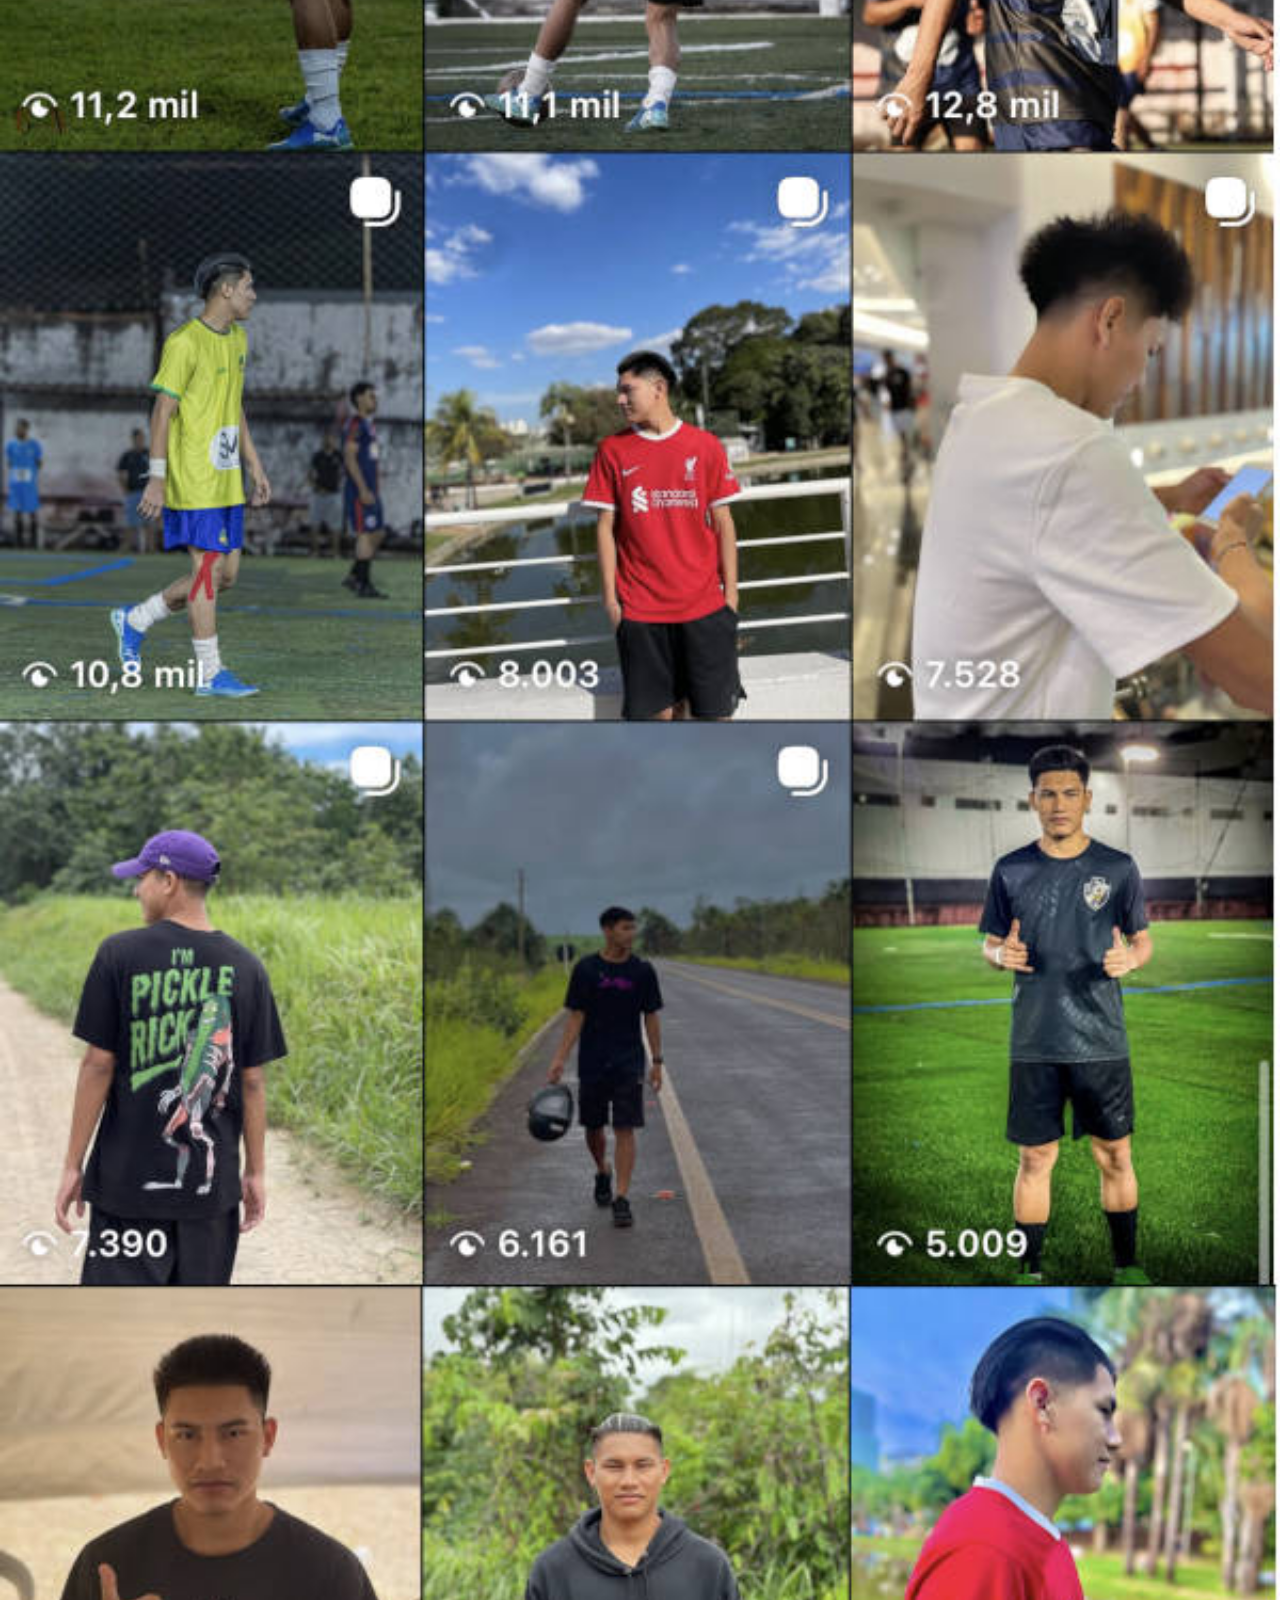
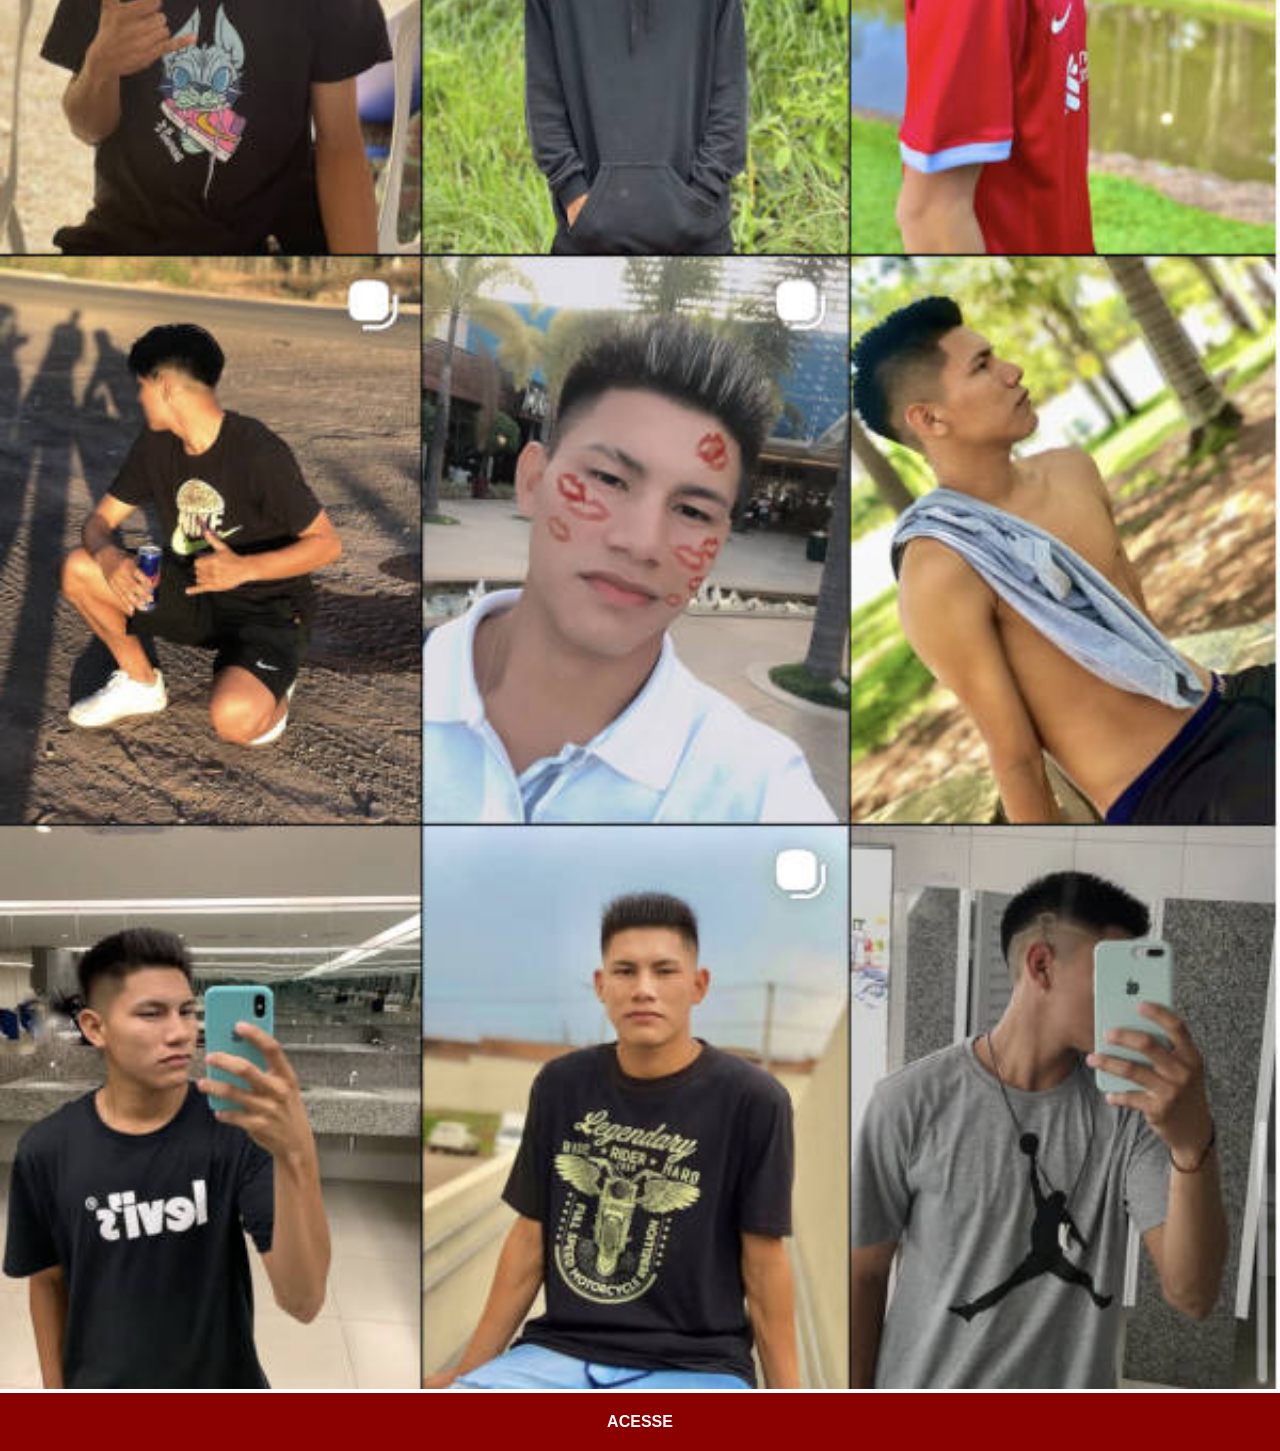
<file: instagram.html>
<!DOCTYPE html>
<html lang="pt-br">
<head>
    <meta charset="UTF-8">
    <meta name="viewport" content="width=device-width, initial-scale=1.0">
    <title>Instagram</title>
    <link rel="stylesheet" href="estilos/social.css">
</head>
<body>
    <img src="imagens/tela-instagram.jpg" alt="Instagram">
    <a href="https://www.instagram.com/eotchell/">ACESSE</a>
</body>
</html>
</file>
<file: estilos/style.css>
@charset "UTF-8";

* {
    margin: 0px;
    padding: 0px;
    font-family: Arial, Helvetica, sans-serif;
}

html, body {
    height: 100vh;
    width: 100vw;
    background-color: black;
}

body {
    background:  url('../imagens/fundo-paisagem.jpg') no-repeat top center;
    background-size: cover;
    background-attachment: fixed;
}

main {
    position: relative;
    height: 100vh;
}

section#telefone {
    position: absolute;
    top: 50%;
    left: 50%;
    transform: translate(-50%, -50%);
    height: 623px;
    width: 311px;
    background: url('../imagens/frame-iphone.png') no-repeat top center;
    background-size: 100% auto;
    
}

iframe#tela {
    position: relative;
    top: 8px;
    left: 16px;
    width: 279px;
    height: 609px;
    border: none;
    border-radius: 40px;

}

section#redes-sociais {
    text-align: right;
}

section#redes-sociais img {
    width: 50px;
    margin: 10px;
    border-radius: 50%;
    box-shadow: 2px 2px 5px rgba(0, 0, 0, 0.400);
    box-sizing: border-box;
}

section#redes-sociais img:hover {
    border: 2px solid rgba(255, 255, 255, 0.621);
    transform: translate(-3px, -3px);
    box-shadow: 5px 5px 10px rgba(0, 0, 0, 0.573);
    transition: transform .3s, bolder 1s;
}
</file>
<file: estilos/social.css>
@charset "UTF-8";

 * {
            margin: 0px;
            padding: 0px;
            font-family: Arial, Helvetica, sans-serif;
        }

        ::-webkit-scrollbar {
            width: 0px;
            height: 0px;
        }

        img {
            width: 100vw;

        }

        a {
            display: block;
            background-color: darkred;
            color: white;
            padding: 20px;
            text-align: center;
            font-weight: bolder;
            text-decoration: none;
        }

        a:hover {
            background-color: red;
        }
</file>
